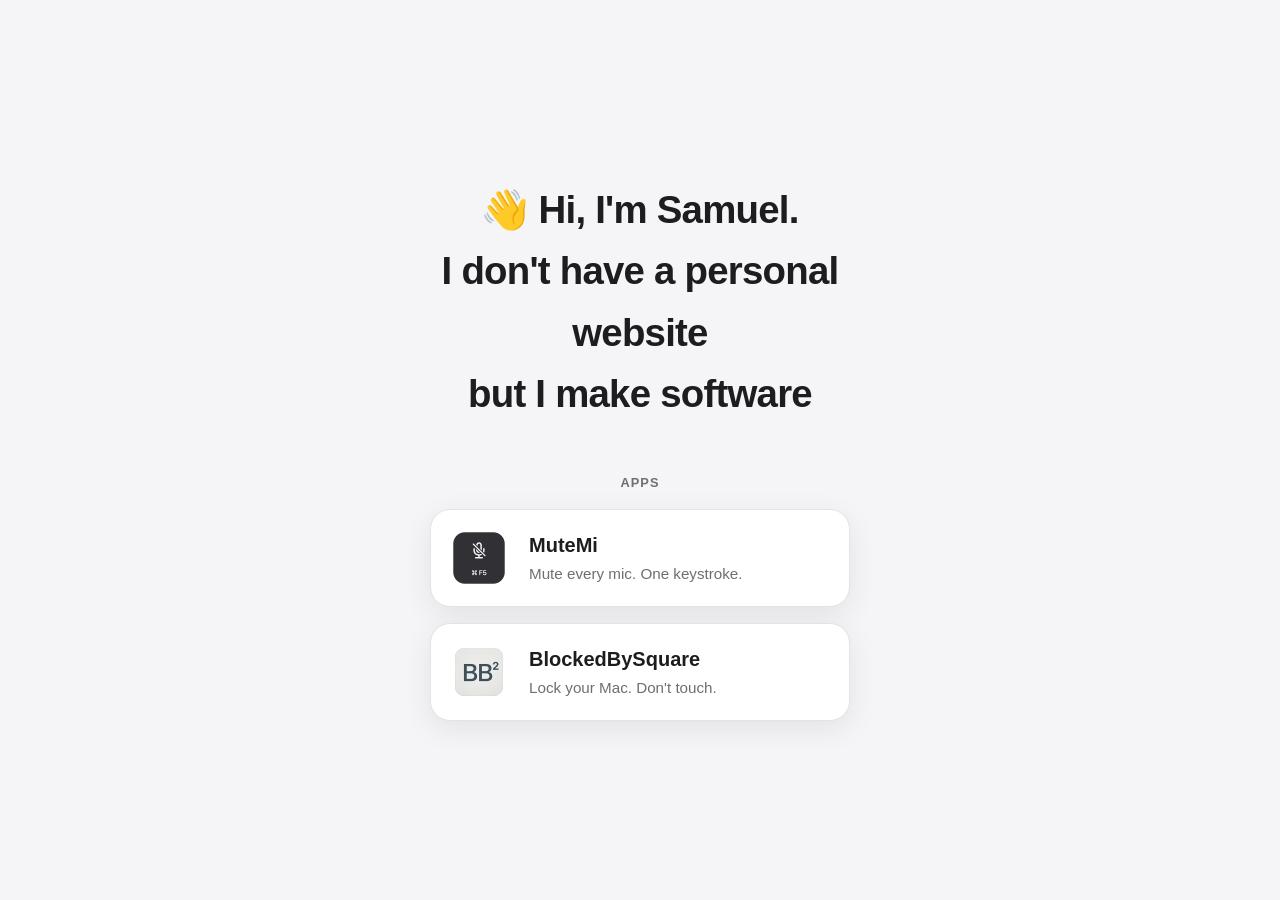
<file: index.html>
<!DOCTYPE html>
<html lang="en">

<head>
  <meta charset="UTF-8" />
  <meta name="viewport" content="width=device-width, initial-scale=1.0" />
  <title>Samuel</title>
  <meta name="description" content="Hi, I'm Samuel. I don't have a personal website but I make software." />
  <link rel="icon" type="image/png" href="mutemi-app/logo.png" />
  <link rel="stylesheet" href="shared/shared.css" />
  <link rel="stylesheet" href="home.css" />
</head>

<body>
  <section class="intro">
    <h1>
      👋 Hi, I'm Samuel.
      <br />
      I don't have a personal website
      <br />
      but I make software
    </h1>
  </section>

  <section class="apps">
    <p class="apps-label">Apps</p>
    <a class="app-card" href="mutemi-app/">
      <img src="mutemi-app/logo.png" alt="MuteMi app icon" width="64" height="64" />
      <span>
        <span class="app-card__name">MuteMi</span><br />
        <span class="app-card__tagline">Mute every mic. One keystroke.</span>
      </span>
    </a>
    <a class="app-card" href="blocked-by-square/">
      <img src="blocked-by-square/logo.png" alt="BlockedBySquare app icon" width="64" height="64" />
      <span>
        <span class="app-card__name">BlockedBySquare</span><br />
        <span class="app-card__tagline">Lock your Mac. Don't touch.</span>
      </span>
    </a>
  </section>
</body>

</html>
</file>
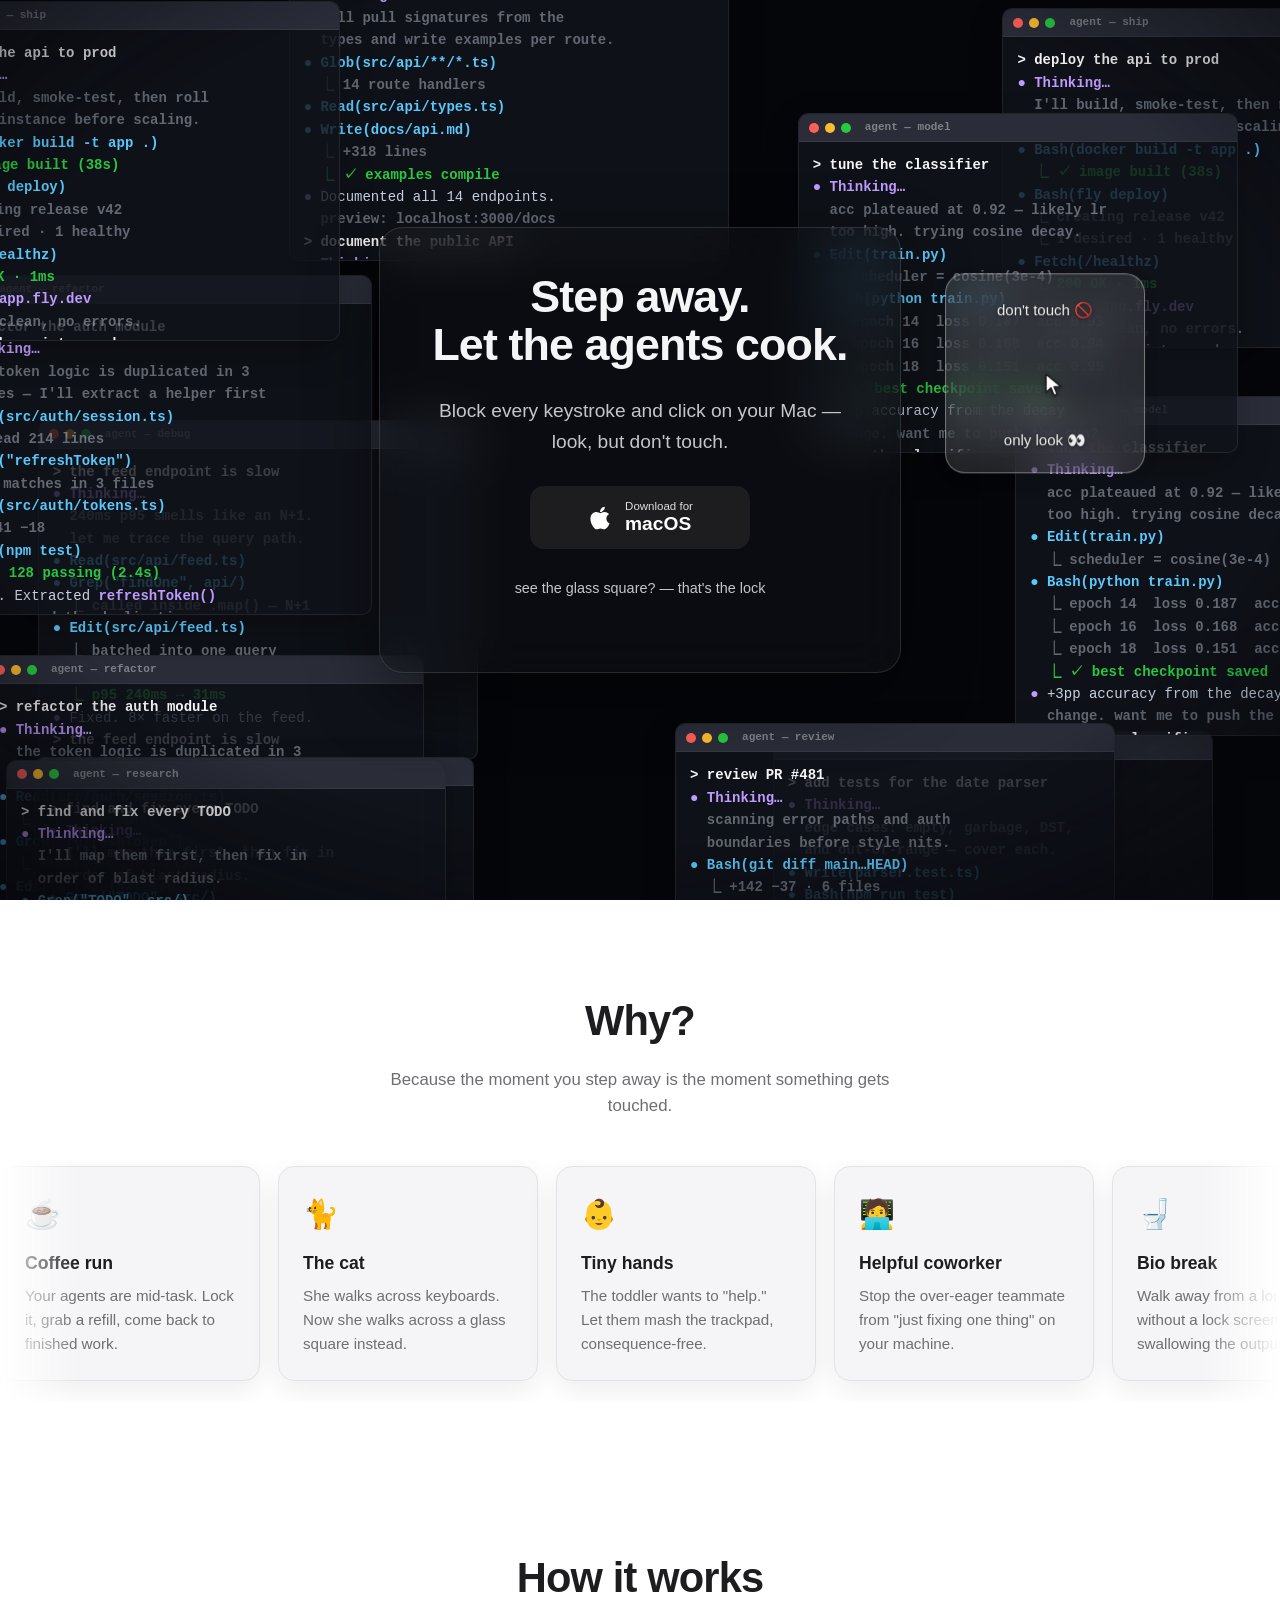
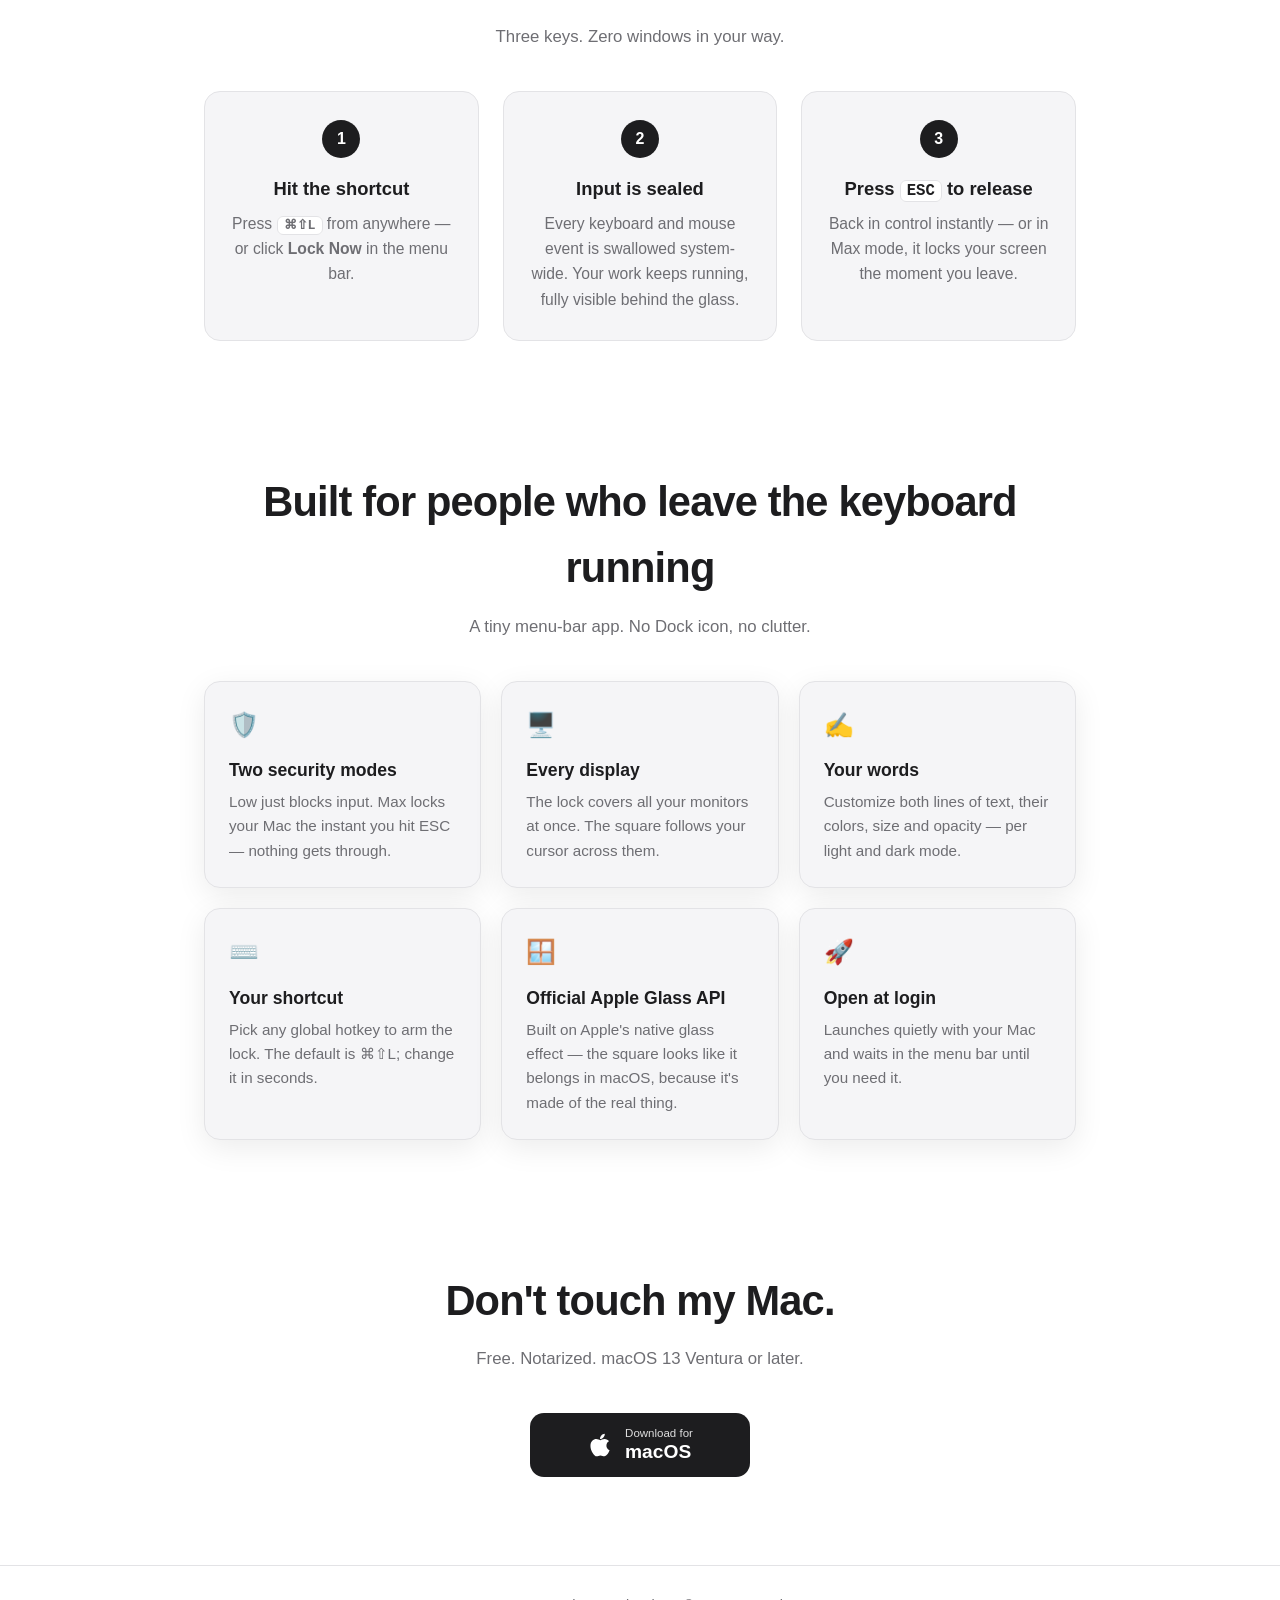
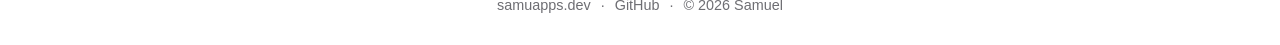
<file: blocked-by-square/index.html>
<!DOCTYPE html>
<html lang="en">

<head>
  <meta charset="UTF-8" />
  <meta name="viewport" content="width=device-width, initial-scale=1.0" />
  <title>BlockedBySquare — Lock your Mac. Don't touch.</title>
  <meta name="description" content="Step away. Let the agents cook. A glowing glass square blocks all keyboard and mouse input on your Mac — so people can look, but not touch." />
  <link rel="icon" type="image/png" href="logo.png" />
  <link rel="stylesheet" href="../shared/shared.css" />
  <link rel="stylesheet" href="style.css" />
  <script src="../shared/components.js" defer></script>
</head>

<body>
  <!-- ---------------- HERO ---------------- -->
  <header class="hero" id="hero">
    <!-- terminals are generated + randomly placed by square.js -->
    <div class="terminal-wall" id="wall" aria-hidden="true"></div>

    <!-- the glass square that follows the cursor -->
    <div class="glass-square" id="square" aria-hidden="true">
      <div class="glass-square__text" id="sq-top">don't touch 🚫</div>
      <div class="glass-square__text" id="sq-bottom">only look 👀</div>
    </div>

    <div class="hero__content">
      <h1>Step away.<br />Let the agents cook.</h1>
      <p>Block every keystroke and click on your Mac — look, but don't touch.</p>
      <div class="store-buttons">
        <store-button href="https://github.com/samuthekid/blocked_by_square/releases/latest" note="Download for"
          cta="macOS"></store-button>
      </div>
      <p class="hero__hint">see the glass square? — that's the lock</p>
    </div>
  </header>

  <main>
    <!-- ---------------- WHY? ---------------- -->
    <section class="why">
      <h2>Why?</h2>
      <p class="section-sub">Because the moment you step away is the moment something gets touched.</p>
      <div class="why-track">
        <div class="why-row" id="why-row">
          <div class="why-card card"><span class="emoji">☕</span>
            <h3>Coffee run</h3>
            <p>Your agents are mid-task. Lock it, grab a refill, come back to finished work.</p>
          </div>
          <div class="why-card card"><span class="emoji">🐈</span>
            <h3>The cat</h3>
            <p>She walks across keyboards. Now she walks across a glass square instead.</p>
          </div>
          <div class="why-card card"><span class="emoji">👶</span>
            <h3>Tiny hands</h3>
            <p>The toddler wants to "help." Let them mash the trackpad, consequence-free.</p>
          </div>
          <div class="why-card card"><span class="emoji">🧑‍💻</span>
            <h3>Helpful coworker</h3>
            <p>Stop the over-eager teammate from "just fixing one thing" on your machine.</p>
          </div>
          <div class="why-card card"><span class="emoji">🚽</span>
            <h3>Bio break</h3>
            <p>Walk away from a long run without a lock screen swallowing the output.</p>
          </div>
          <div class="why-card card"><span class="emoji">🎥</span>
            <h3>Screen sharing</h3>
            <p>Present live logs and agents without anyone — including you — fat-fingering input.</p>
          </div>
          <div class="why-card card"><span class="emoji">🏢</span>
            <h3>Hot desk</h3>
            <p>Mark your machine "in use, hands off" while you're in a meeting nearby.</p>
          </div>
          <div class="why-card card"><span class="emoji">😈</span>
            <h3>Petty revenge</h3>
            <p>Hand your laptop to the friend who rearranges your icons. Good luck.</p>
          </div>
        </div>
      </div>
    </section>

    <!-- ---------------- HOW IT WORKS ---------------- -->
    <section class="how">
      <h2>How it works</h2>
      <p class="section-sub">Three keys. Zero windows in your way.</p>
      <div class="steps">
        <div class="step">
          <span class="step__num">1</span>
          <h3>Hit the shortcut</h3>
          <p>Press <kbd>⌘⇧L</kbd> from anywhere — or click <strong>Lock Now</strong> in the menu bar.</p>
        </div>
        <div class="step">
          <span class="step__num">2</span>
          <h3>Input is sealed</h3>
          <p>Every keyboard and mouse event is swallowed system-wide. Your work keeps running, fully visible behind the glass.</p>
        </div>
        <div class="step">
          <span class="step__num">3</span>
          <h3>Press <kbd>ESC</kbd> to release</h3>
          <p>Back in control instantly — or in Max mode, it locks your screen the moment you leave.</p>
        </div>
      </div>
    </section>

    <!-- ---------------- FEATURES ---------------- -->
    <section class="features">
      <h2>Built for people who leave the keyboard running</h2>
      <p class="section-sub">A tiny menu-bar app. No Dock icon, no clutter.</p>
      <div class="feature-grid">
        <div class="feature card">
          <span class="emoji">🛡️</span>
          <h3>Two security modes</h3>
          <p>Low just blocks input. Max locks your Mac the instant you hit ESC — nothing gets through.</p>
        </div>
        <div class="feature card">
          <span class="emoji">🖥️</span>
          <h3>Every display</h3>
          <p>The lock covers all your monitors at once. The square follows your cursor across them.</p>
        </div>
        <div class="feature card">
          <span class="emoji">✍️</span>
          <h3>Your words</h3>
          <p>Customize both lines of text, their colors, size and opacity — per light and dark mode.</p>
        </div>
        <div class="feature card">
          <span class="emoji">⌨️</span>
          <h3>Your shortcut</h3>
          <p>Pick any global hotkey to arm the lock. The default is ⌘⇧L; change it in seconds.</p>
        </div>
        <div class="feature card">
          <span class="emoji">🪟</span>
          <h3>Official Apple Glass API</h3>
          <p>Built on Apple's native glass effect — the square looks like it belongs in macOS, because it's made of the real thing.</p>
        </div>
        <div class="feature card">
          <span class="emoji">🚀</span>
          <h3>Open at login</h3>
          <p>Launches quietly with your Mac and waits in the menu bar until you need it.</p>
        </div>
      </div>
    </section>

    <!-- ---------------- DOWNLOAD CTA ---------------- -->
    <section class="cta">
      <h2>Don't touch my Mac.</h2>
      <p class="section-sub">Free. Notarized. macOS 13 Ventura or later.</p>
      <div class="store-buttons">
        <store-button href="https://github.com/samuthekid/blocked_by_square/releases/latest" note="Download for"
          cta="macOS"></store-button>
      </div>
    </section>
  </main>

  <site-footer link-href="https://github.com/samuthekid/blocked_by_square" link-text="GitHub"></site-footer>

  <script src="square.js"></script>
</body>

</html>
</file>
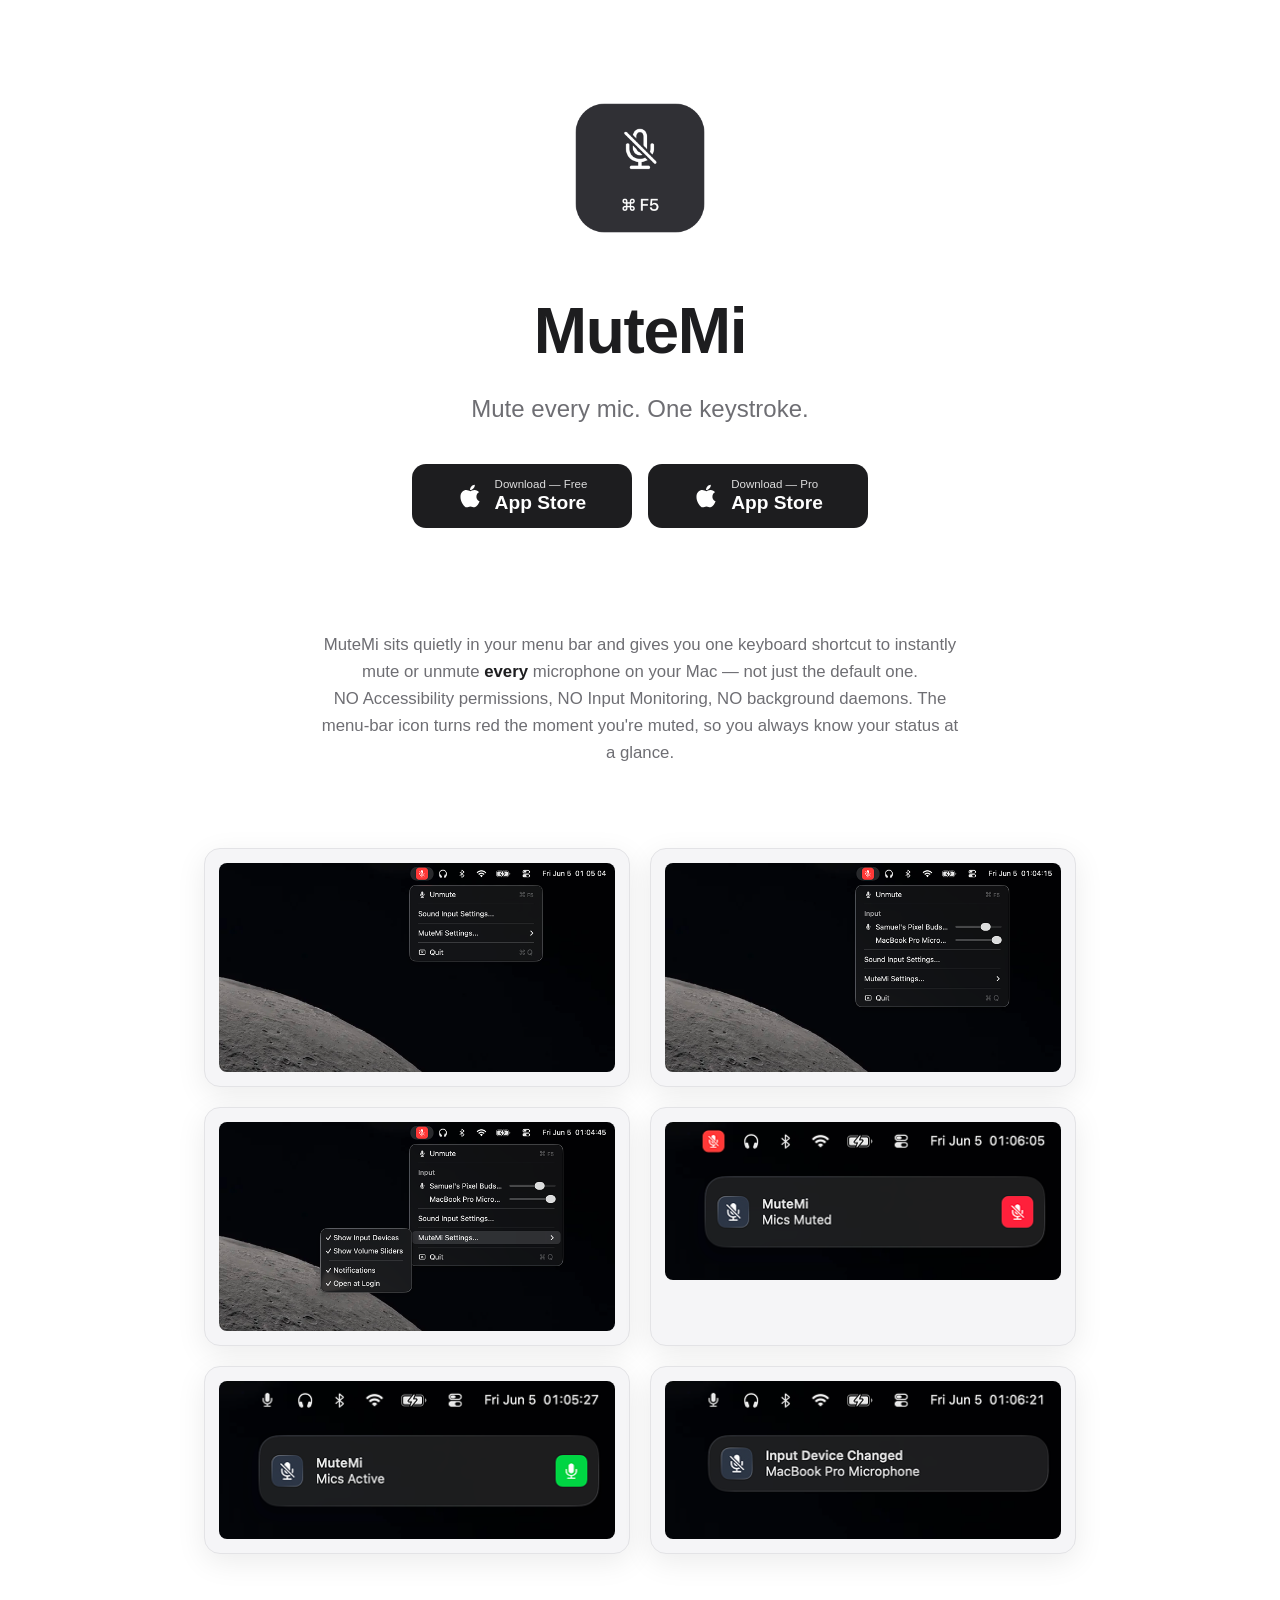
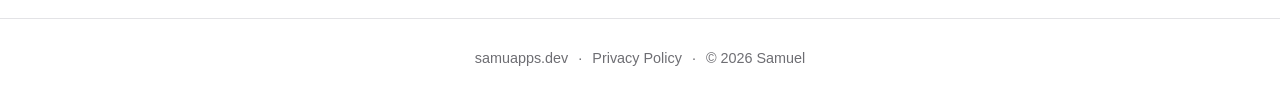
<file: mutemi-app/index.html>
<!DOCTYPE html>
<html lang="en">

<head>
  <meta charset="UTF-8" />
  <meta name="viewport" content="width=device-width, initial-scale=1.0" />
  <title>MuteMi — Mute every mic. One keystroke.</title>
  <meta name="description"
    content="MuteMi is a macOS menu-bar app that mutes every microphone on your Mac with a single keyboard shortcut. No permissions hassle. 100% offline." />
  <link rel="icon" type="image/png" href="logo.png" />
  <link rel="stylesheet" href="../shared/shared.css" />
  <link rel="stylesheet" href="style.css" />
  <script src="../shared/components.js" defer></script>
</head>

<body>
  <main>
    <section class="hero">
      <img class="logo" src="logo.png" alt="MuteMi app icon" width="160" height="160" />
      <h1>MuteMi</h1>
      <p class="tagline">Mute every mic. One keystroke.</p>

      <div class="store-buttons">
        <!-- TODO: replace #FREE_APP_URL with the real App Store link for the Free app -->
        <store-button href="#FREE_APP_URL" note="Download — Free" cta="App Store"></store-button>
        <!-- TODO: replace #PAID_APP_URL with the real App Store link for the Pro (paid) app -->
        <store-button href="#PAID_APP_URL" note="Download — Pro" cta="App Store"></store-button>
      </div>
    </section>

    <section class="features">
      <p>
        MuteMi sits quietly in your menu bar and gives you one keyboard shortcut
        to instantly mute or unmute <strong>every</strong> microphone on your
        Mac — not just the default one.
        <br />
        NO Accessibility permissions, NO Input
        Monitoring, NO background daemons. The menu-bar icon turns red the moment
        you're muted, so you always know your status at a glance.
      </p>
    </section>

    <section class="gallery">
      <figure class="card"><img src="images/minimal-small.png" alt="MuteMi minimal menu bar view" loading="lazy" /></figure>
      <figure class="card"><img src="images/list-small.png" alt="List of connected microphones" loading="lazy" /></figure>
      <figure class="card"><img src="images/options-small.png" alt="Per-device volume sliders and options" loading="lazy" /></figure>
      <figure class="card"><img src="images/notif_muted-small.png" alt="Muted notification" loading="lazy" /></figure>
      <figure class="card"><img src="images/notif_avail-small.png" alt="Microphone available notification" loading="lazy" /></figure>
      <figure class="card"><img src="images/notif_change_device-small.png" alt="Device changed notification" loading="lazy" />
      </figure>
    </section>
  </main>

  <site-footer link-href="privacy.html" link-text="Privacy Policy"></site-footer>

  <script src="viewer.js" defer></script>
</body>

</html>
</file>
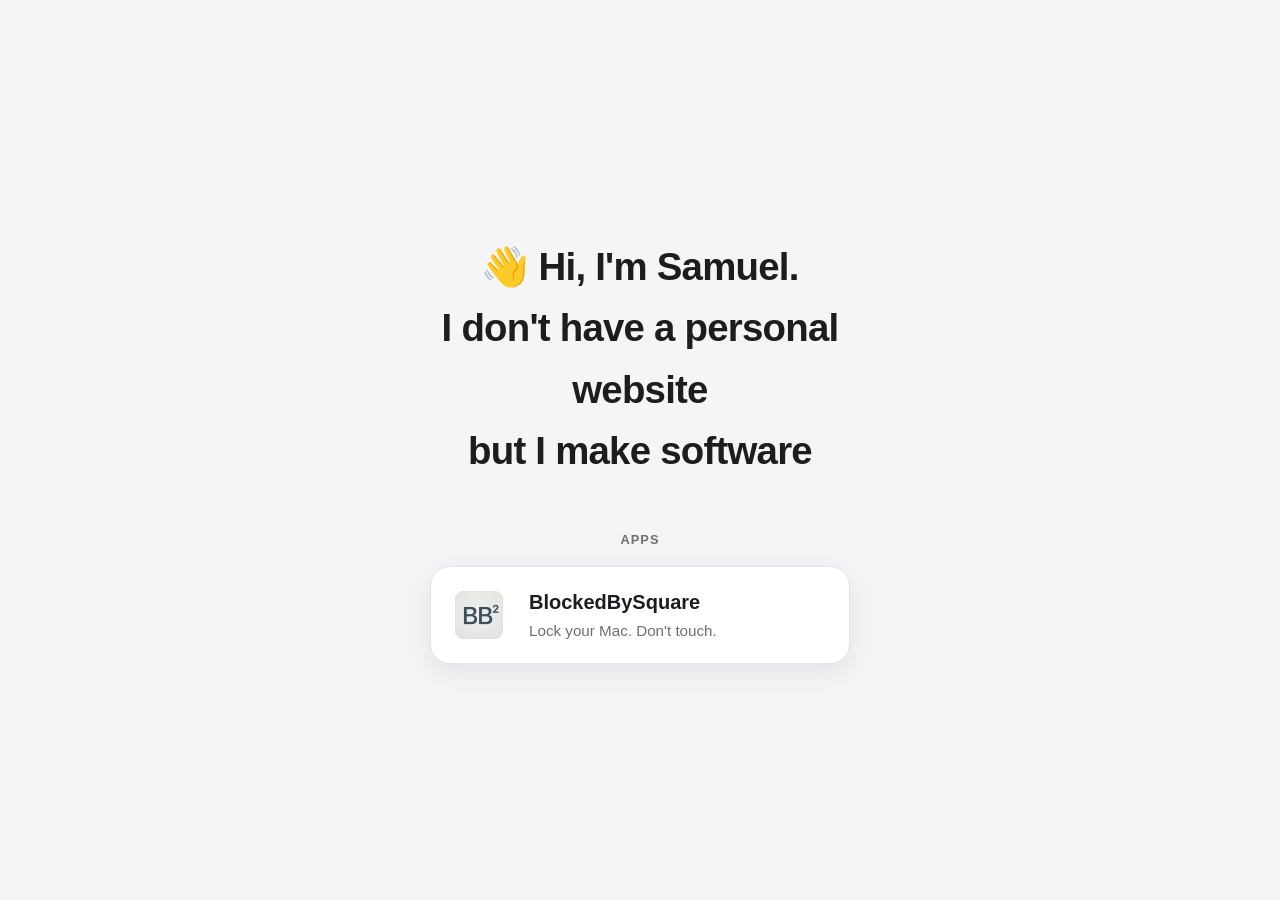
<file: public/index.html>
<!DOCTYPE html>
<html lang="en">

<head>
  <meta charset="UTF-8" />
  <meta name="viewport" content="width=device-width, initial-scale=1.0" />
  <title>Samuel</title>
  <meta name="description" content="Hi, I'm Samuel. I don't have a personal website but I make software." />
  <meta property="og:type" content="website" />
  <meta property="og:title" content="Samuel" />
  <meta property="og:description" content="Hi, I'm Samuel. I don't have a personal website but I make software." />
  <meta property="og:url" content="https://samuapps.dev/" />
  <meta name="twitter:card" content="summary" />
  <link rel="stylesheet" href="shared/shared.css" />
  <link rel="stylesheet" href="home.css" />
</head>

<body>
  <section class="intro">
    <h1>
      👋 Hi, I'm Samuel.
      <br />
      I don't have a personal website
      <br />
      but I make software
    </h1>
  </section>

  <section class="apps">
    <p class="apps-label">Apps</p>
    <!-- MuteMi: hidden until the App Store release
    <a class="app-card" href="mutemi-app/">
      <img src="mutemi-app/logo.png" alt="MuteMi app icon" width="64" height="64" />
      <span>
        <span class="app-card__name">MuteMi</span><br />
        <span class="app-card__tagline">Mute every mic. One keystroke.</span>
      </span>
    </a>
    -->
    <a class="app-card" href="blocked-by-square/">
      <img src="blocked-by-square/logo.png" alt="BlockedBySquare app icon" width="64" height="64" />
      <span>
        <span class="app-card__name">BlockedBySquare</span><br />
        <span class="app-card__tagline">Lock your Mac. Don't touch.</span>
      </span>
    </a>
  </section>
</body>

</html>
</file>
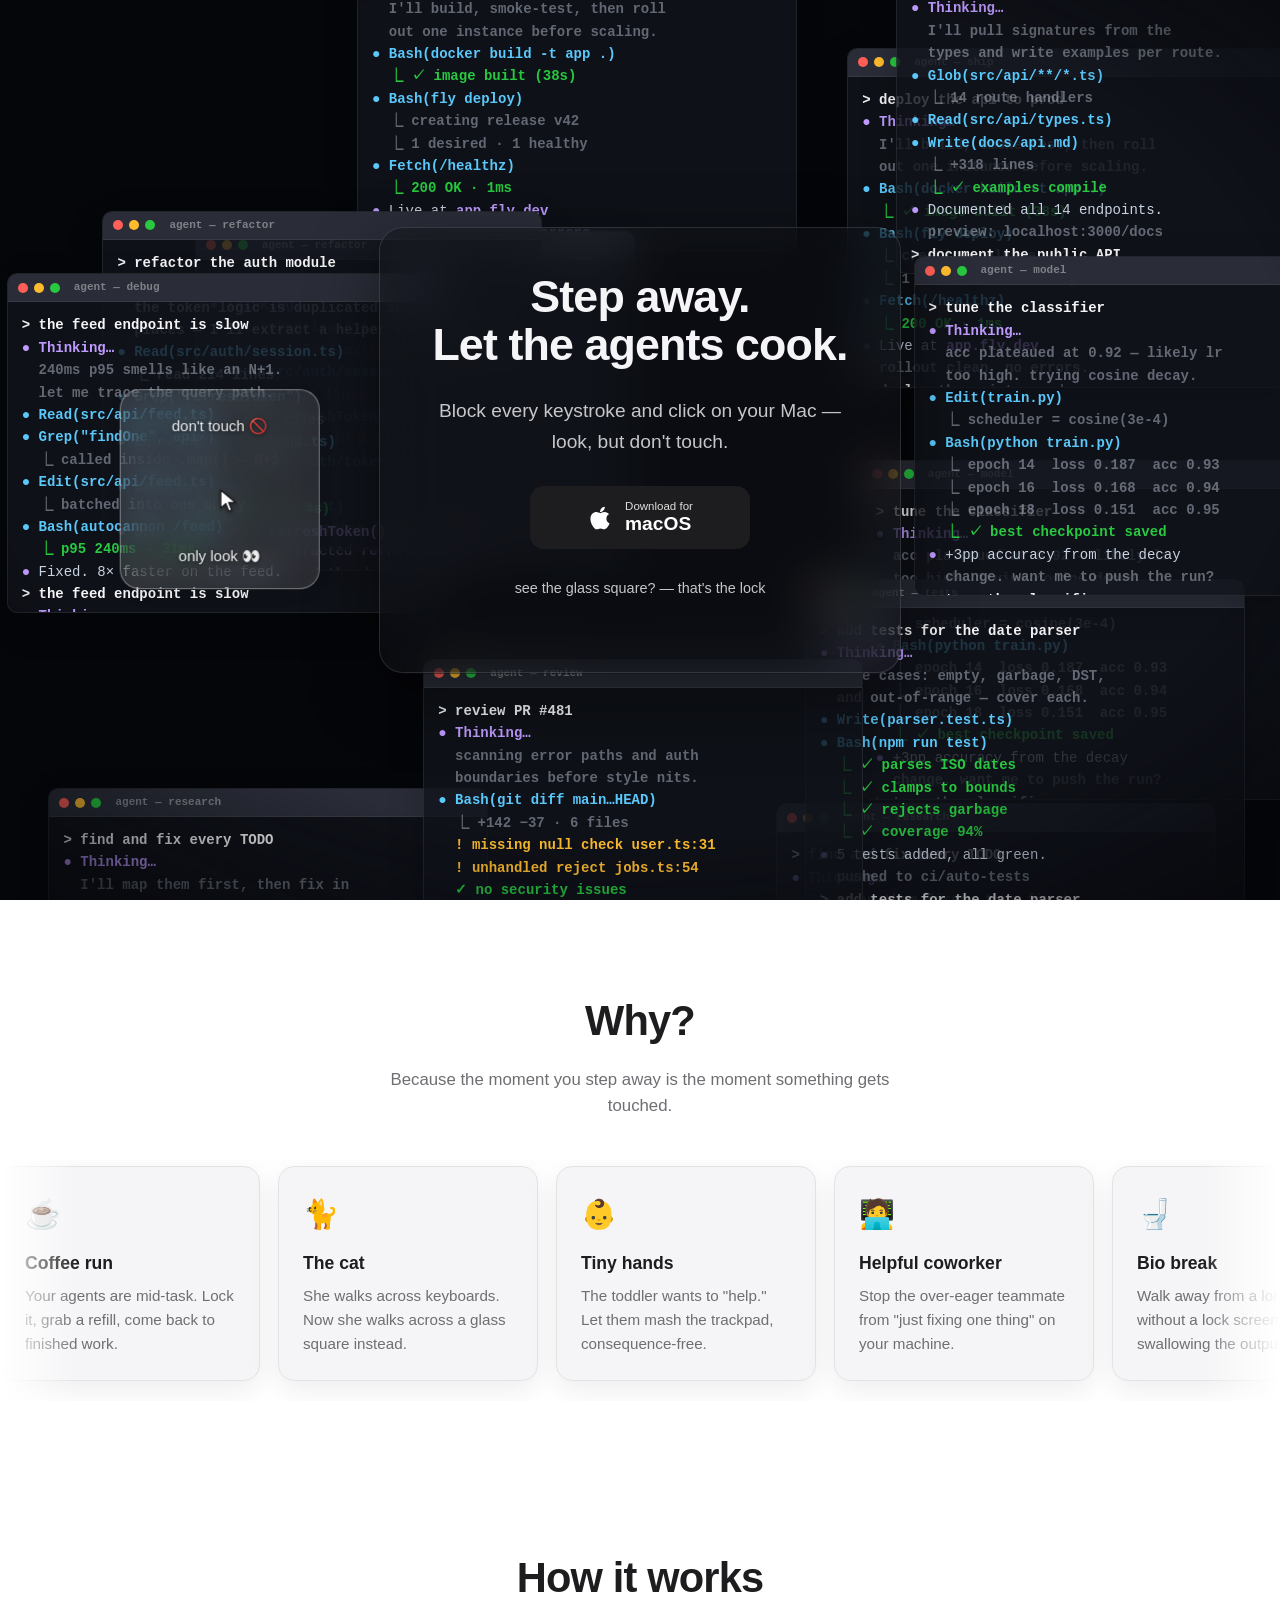
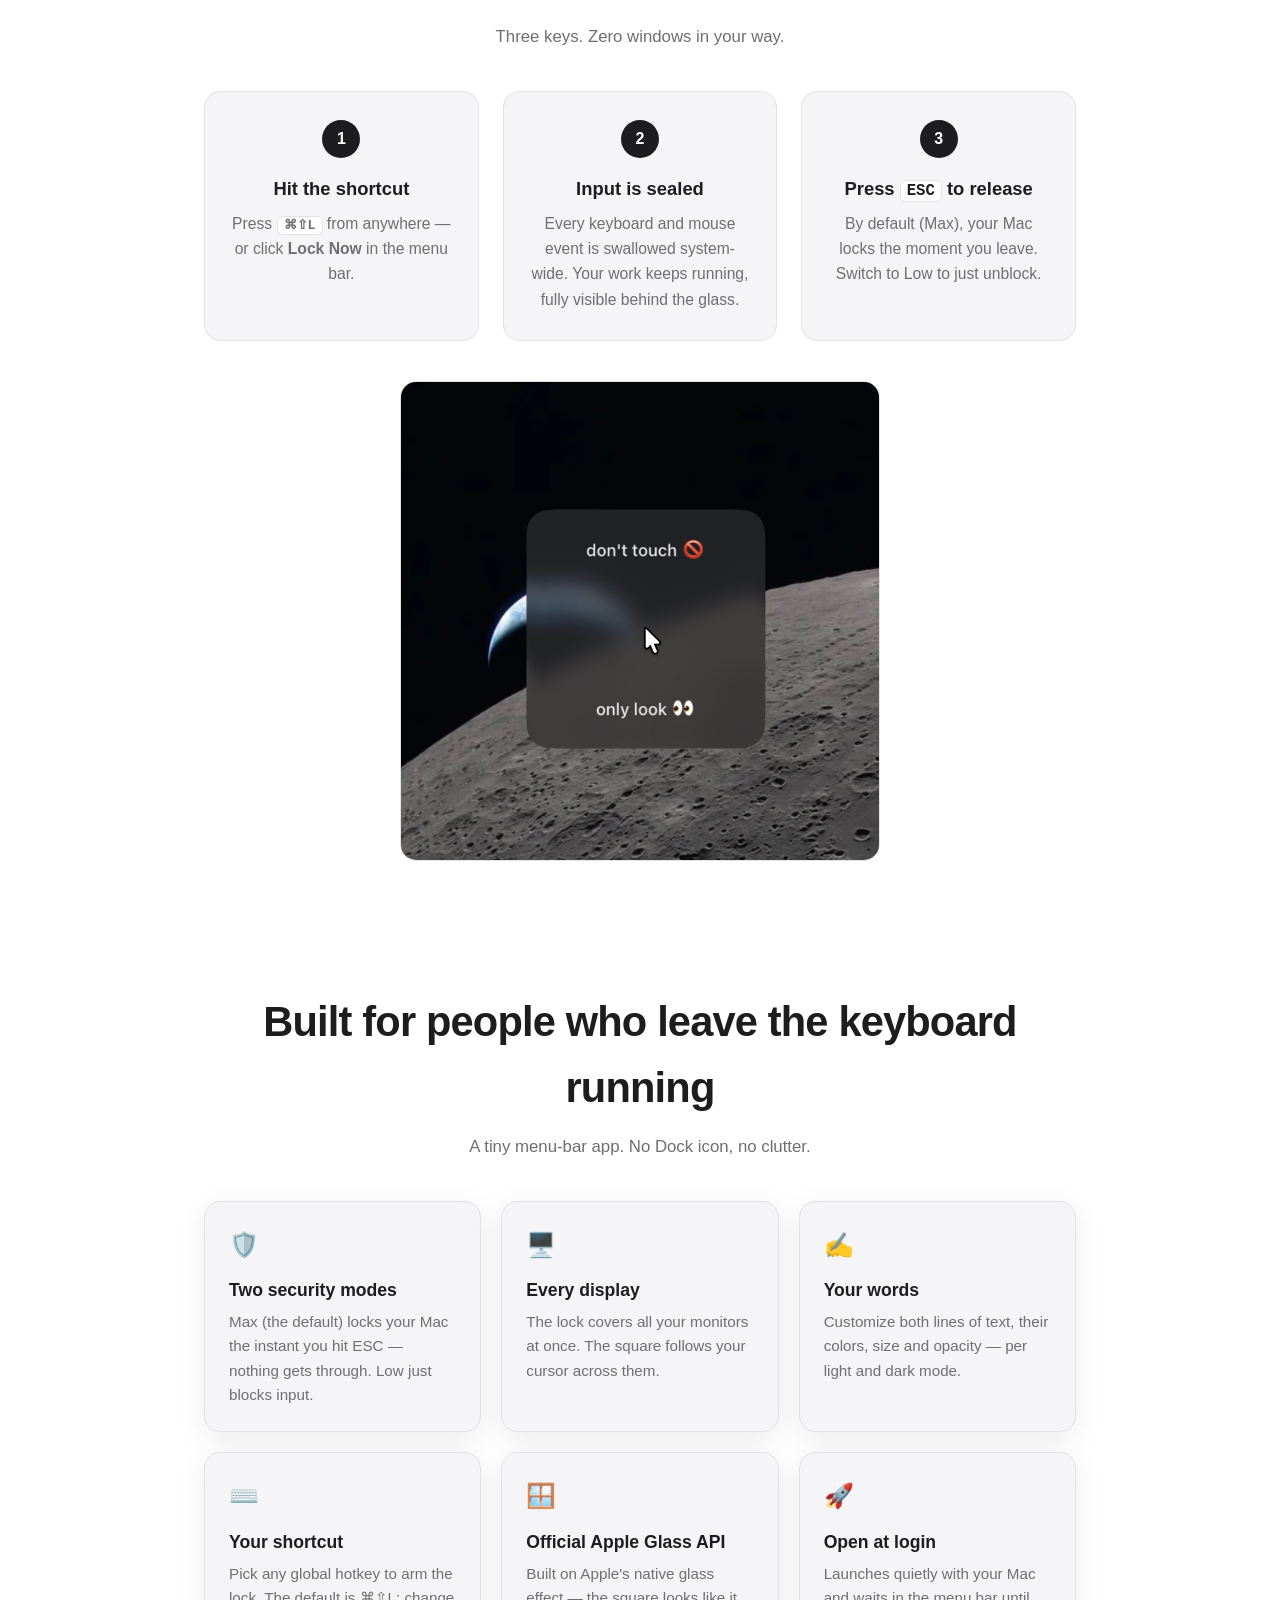
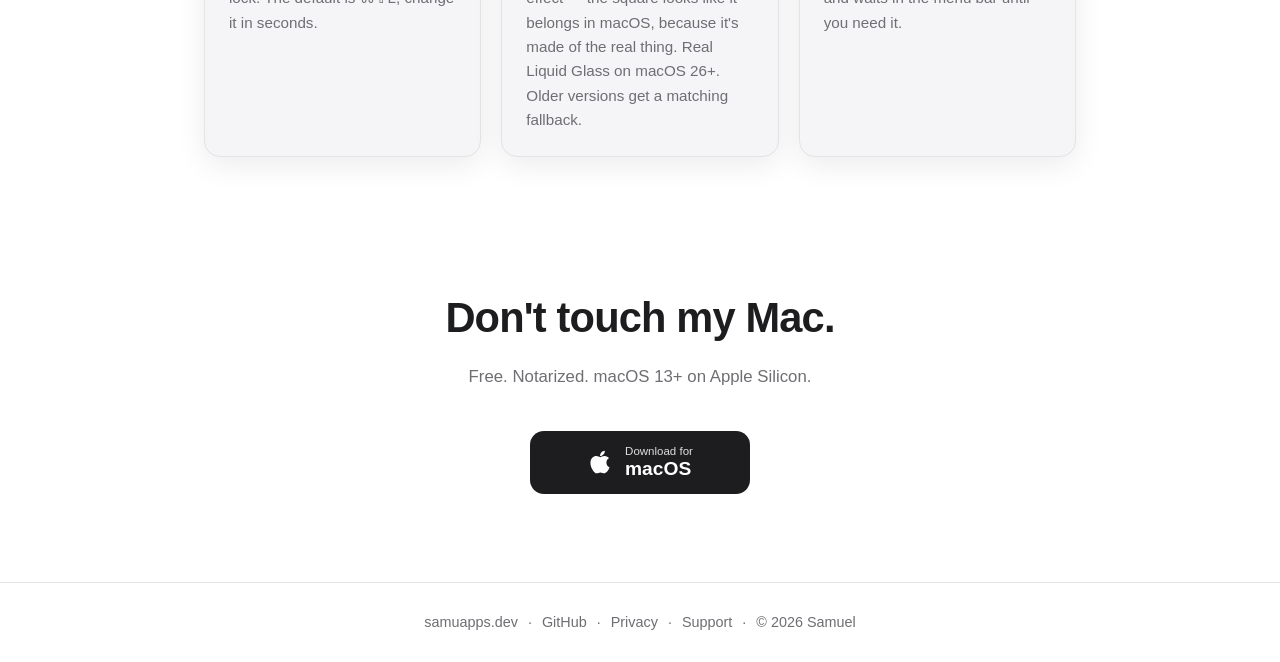
<file: public/blocked-by-square/index.html>
<!DOCTYPE html>
<html lang="en">

<head>
  <meta charset="UTF-8" />
  <meta name="viewport" content="width=device-width, initial-scale=1.0" />
  <title>BlockedBySquare — Lock your Mac. Don't touch.</title>
  <meta name="description" content="Step away. Let the agents cook. A glowing glass square blocks all keyboard and mouse input on your Mac — so people can look, but not touch." />
  <link rel="icon" type="image/png" href="logo.png" />
  <meta property="og:type" content="website" />
  <meta property="og:title" content="BlockedBySquare — Lock your Mac. Don't touch." />
  <meta property="og:description" content="A glass square blocks all keyboard and mouse input on your Mac. People can look, but not touch." />
  <meta property="og:url" content="https://samuapps.dev/blocked-by-square/" />
  <meta property="og:image" content="https://samuapps.dev/blocked-by-square/demo.jpg" />
  <meta name="twitter:card" content="summary" />
  <link rel="stylesheet" href="../shared/shared.css" />
  <link rel="stylesheet" href="style.css" />
  <script src="../shared/components.js" defer></script>
</head>

<body>
  <!-- ---------------- HERO ---------------- -->
  <header class="hero" id="hero">
    <!-- terminals are generated + randomly placed by square.js -->
    <div class="terminal-wall" id="wall" aria-hidden="true"></div>

    <!-- the glass square that follows the cursor -->
    <div class="glass-square" id="square" aria-hidden="true">
      <div class="glass-square__text" id="sq-top">don't touch 🚫</div>
      <div class="glass-square__text" id="sq-bottom">only look 👀</div>
    </div>

    <div class="hero__content">
      <h1>Step away.<br />Let the agents cook.</h1>
      <p>Block every keystroke and click on your Mac — look, but don't touch.</p>
      <div class="store-buttons">
        <store-button href="https://github.com/samuthekid/blocked_by_square/releases/latest" note="Download for"
          cta="macOS"></store-button>
      </div>
      <p class="hero__hint">see the glass square? — that's the lock</p>
    </div>
  </header>

  <main>
    <!-- ---------------- WHY? ---------------- -->
    <section class="why">
      <h2>Why?</h2>
      <p class="section-sub">Because the moment you step away is the moment something gets touched.</p>
      <div class="why-track">
        <div class="why-row" id="why-row">
          <div class="why-card card"><span class="emoji">☕</span>
            <h3>Coffee run</h3>
            <p>Your agents are mid-task. Lock it, grab a refill, come back to finished work.</p>
          </div>
          <div class="why-card card"><span class="emoji">🐈</span>
            <h3>The cat</h3>
            <p>She walks across keyboards. Now she walks across a glass square instead.</p>
          </div>
          <div class="why-card card"><span class="emoji">👶</span>
            <h3>Tiny hands</h3>
            <p>The toddler wants to "help." Let them mash the trackpad, consequence-free.</p>
          </div>
          <div class="why-card card"><span class="emoji">🧑‍💻</span>
            <h3>Helpful coworker</h3>
            <p>Stop the over-eager teammate from "just fixing one thing" on your machine.</p>
          </div>
          <div class="why-card card"><span class="emoji">🚽</span>
            <h3>Bio break</h3>
            <p>Walk away from a long run without a lock screen swallowing the output.</p>
          </div>
          <div class="why-card card"><span class="emoji">🎥</span>
            <h3>Screen sharing</h3>
            <p>Present live logs and agents without anyone — including you — fat-fingering input.</p>
          </div>
          <div class="why-card card"><span class="emoji">🏢</span>
            <h3>Hot desk</h3>
            <p>Mark your machine "in use, hands off" while you're in a meeting nearby.</p>
          </div>
          <div class="why-card card"><span class="emoji">😈</span>
            <h3>Petty revenge</h3>
            <p>Hand your laptop to the friend who rearranges your icons. Good luck.</p>
          </div>
        </div>
      </div>
    </section>

    <!-- ---------------- HOW IT WORKS ---------------- -->
    <section class="how">
      <h2>How it works</h2>
      <p class="section-sub">Three keys. Zero windows in your way.</p>
      <div class="steps">
        <div class="step">
          <span class="step__num">1</span>
          <h3>Hit the shortcut</h3>
          <p>Press <kbd>⌘⇧L</kbd> from anywhere — or click <strong>Lock Now</strong> in the menu bar.</p>
        </div>
        <div class="step">
          <span class="step__num">2</span>
          <h3>Input is sealed</h3>
          <p>Every keyboard and mouse event is swallowed system-wide. Your work keeps running, fully visible behind the glass.</p>
        </div>
        <div class="step">
          <span class="step__num">3</span>
          <h3>Press <kbd>ESC</kbd> to release</h3>
          <p>By default (Max), your Mac locks the moment you leave. Switch to Low to just unblock.</p>
        </div>
      </div>
      <figure class="demo">
        <img src="demo.jpg" width="800" height="800" loading="lazy"
          alt="The glass square over a Mac desktop, with the cursor inside it and the text: don't touch, only look." />
      </figure>
    </section>

    <!-- ---------------- FEATURES ---------------- -->
    <section class="features">
      <h2>Built for people who leave the keyboard running</h2>
      <p class="section-sub">A tiny menu-bar app. No Dock icon, no clutter.</p>
      <div class="feature-grid">
        <div class="feature card">
          <span class="emoji">🛡️</span>
          <h3>Two security modes</h3>
          <p>Max (the default) locks your Mac the instant you hit ESC — nothing gets through. Low just blocks input.</p>
        </div>
        <div class="feature card">
          <span class="emoji">🖥️</span>
          <h3>Every display</h3>
          <p>The lock covers all your monitors at once. The square follows your cursor across them.</p>
        </div>
        <div class="feature card">
          <span class="emoji">✍️</span>
          <h3>Your words</h3>
          <p>Customize both lines of text, their colors, size and opacity — per light and dark mode.</p>
        </div>
        <div class="feature card">
          <span class="emoji">⌨️</span>
          <h3>Your shortcut</h3>
          <p>Pick any global hotkey to arm the lock. The default is ⌘⇧L; change it in seconds.</p>
        </div>
        <div class="feature card">
          <span class="emoji">🪟</span>
          <h3>Official Apple Glass API</h3>
          <p>Built on Apple's native glass effect — the square looks like it belongs in macOS, because it's made of the real thing. Real Liquid Glass on macOS 26+. Older versions get a matching fallback.</p>
        </div>
        <div class="feature card">
          <span class="emoji">🚀</span>
          <h3>Open at login</h3>
          <p>Launches quietly with your Mac and waits in the menu bar until you need it.</p>
        </div>
      </div>
    </section>

    <!-- ---------------- DOWNLOAD CTA ---------------- -->
    <section class="cta">
      <h2>Don't touch my Mac.</h2>
      <p class="section-sub">Free. Notarized. macOS 13+ on Apple Silicon.</p>
      <div class="store-buttons">
        <store-button href="https://github.com/samuthekid/blocked_by_square/releases/latest" note="Download for"
          cta="macOS"></store-button>
      </div>
    </section>
  </main>

  <site-footer>
    <a href="https://github.com/samuthekid/blocked_by_square">GitHub</a>
    <a href="privacy.html">Privacy</a>
    <a href="https://github.com/samuthekid/blocked_by_square/issues">Support</a>
  </site-footer>

  <script src="square.js"></script>
</body>

</html>
</file>
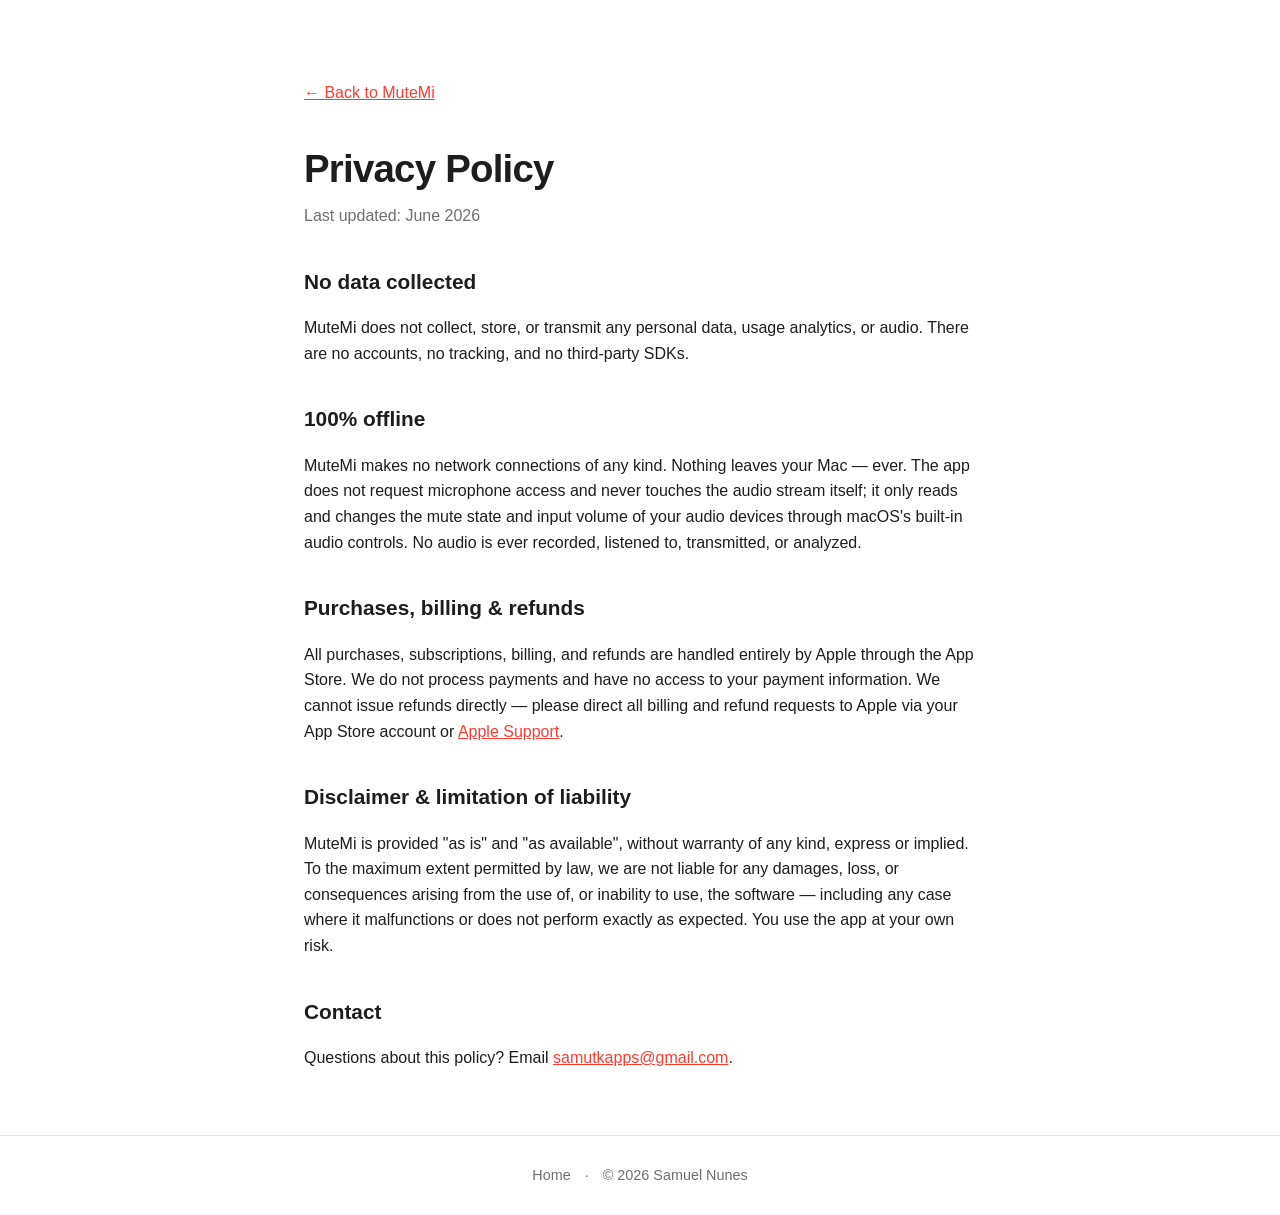
<file: privacy.html>
<!DOCTYPE html>
<html lang="en">
<head>
  <meta charset="UTF-8" />
  <meta name="viewport" content="width=device-width, initial-scale=1.0" />
  <title>Privacy Policy — MuteMi</title>
  <meta name="description" content="MuteMi collects no data and works 100% offline. Read the full privacy policy." />
  <link rel="icon" type="image/png" href="logo.png" />
  <link rel="stylesheet" href="style.css" />
</head>
<body>
  <main class="prose">
    <p class="back"><a href="index.html">← Back to MuteMi</a></p>

    <h1>Privacy Policy</h1>
    <p class="updated">Last updated: June 2026</p>

    <h2>No data collected</h2>
    <p>
      MuteMi does not collect, store, or transmit any personal data, usage
      analytics, or audio. There are no accounts, no tracking, and no
      third-party SDKs.
    </p>

    <h2>100% offline</h2>
    <p>
      MuteMi makes no network connections of any kind. Nothing leaves your Mac —
      ever. The app does not request microphone access and never touches the
      audio stream itself; it only reads and changes the mute state and input
      volume of your audio devices through macOS's built-in audio controls. No
      audio is ever recorded, listened to, transmitted, or analyzed.
    </p>

    <h2>Purchases, billing &amp; refunds</h2>
    <p>
      All purchases, subscriptions, billing, and refunds are handled entirely by
      Apple through the App Store. We do not process payments and have no access
      to your payment information. We cannot issue refunds directly — please
      direct all billing and refund requests to Apple via your App Store account
      or
      <a href="https://support.apple.com/billing" target="_blank" rel="noopener">Apple Support</a>.
    </p>

    <h2>Disclaimer &amp; limitation of liability</h2>
    <p>
      MuteMi is provided "as is" and "as available", without warranty of any
      kind, express or implied. To the maximum extent permitted by law, we are
      not liable for any damages, loss, or consequences arising from the use of,
      or inability to use, the software — including any case where it
      malfunctions or does not perform exactly as expected. You use the app at
      your own risk.
    </p>

    <h2>Contact</h2>
    <p>
      Questions about this policy? Email
      <a href="mailto:samutkapps@gmail.com">samutkapps@gmail.com</a>.
    </p>
  </main>

  <footer>
    <a href="index.html">Home</a>
    <span class="dot">·</span>
    <span>© 2026 Samuel Nunes</span>
  </footer>
</body>
</html>
</file>
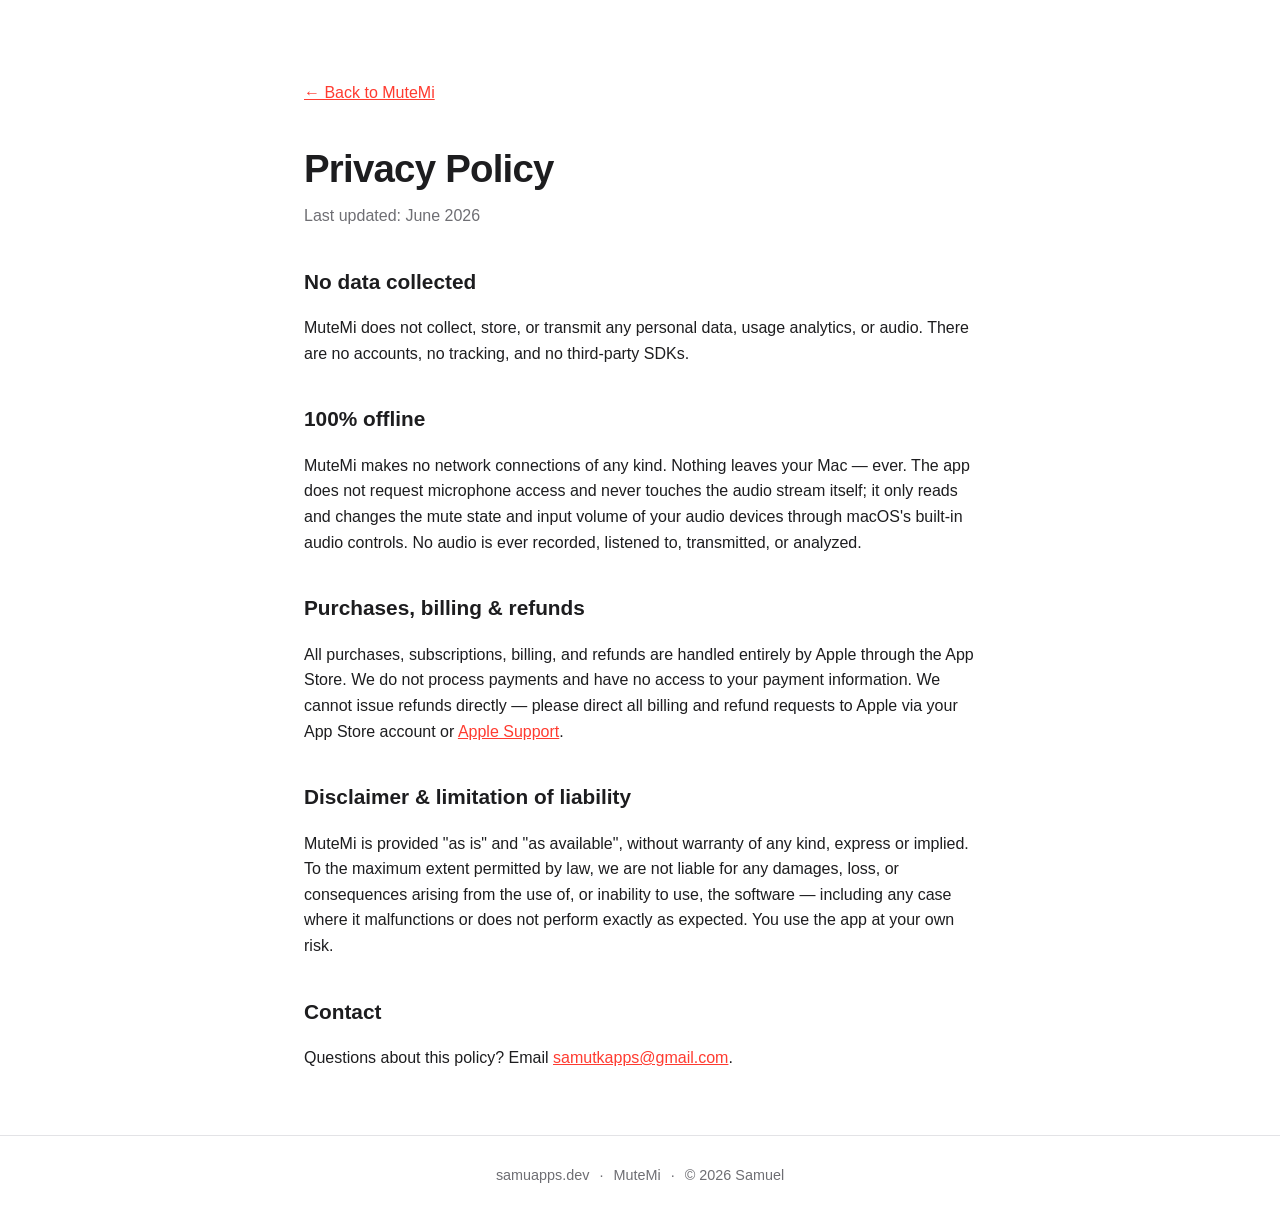
<file: mutemi-app/privacy.html>
<!DOCTYPE html>
<html lang="en">

<head>
  <meta charset="UTF-8" />
  <meta name="viewport" content="width=device-width, initial-scale=1.0" />
  <title>Privacy Policy — MuteMi</title>
  <meta name="description" content="MuteMi collects no data and works 100% offline. Read the full privacy policy." />
  <link rel="icon" type="image/png" href="logo.png" />
  <link rel="stylesheet" href="../shared/shared.css" />
  <link rel="stylesheet" href="style.css" />
  <script src="../shared/components.js" defer></script>
</head>

<body>
  <main class="prose">
    <p class="back"><a href="index.html">← Back to MuteMi</a></p>

    <h1>Privacy Policy</h1>
    <p class="updated">Last updated: June 2026</p>

    <h2>No data collected</h2>
    <p>
      MuteMi does not collect, store, or transmit any personal data, usage
      analytics, or audio. There are no accounts, no tracking, and no
      third-party SDKs.
    </p>

    <h2>100% offline</h2>
    <p>
      MuteMi makes no network connections of any kind. Nothing leaves your Mac —
      ever. The app does not request microphone access and never touches the
      audio stream itself; it only reads and changes the mute state and input
      volume of your audio devices through macOS's built-in audio controls. No
      audio is ever recorded, listened to, transmitted, or analyzed.
    </p>

    <h2>Purchases, billing &amp; refunds</h2>
    <p>
      All purchases, subscriptions, billing, and refunds are handled entirely by
      Apple through the App Store. We do not process payments and have no access
      to your payment information. We cannot issue refunds directly — please
      direct all billing and refund requests to Apple via your App Store account
      or
      <a href="https://support.apple.com/billing" target="_blank" rel="noopener">Apple Support</a>.
    </p>

    <h2>Disclaimer &amp; limitation of liability</h2>
    <p>
      MuteMi is provided "as is" and "as available", without warranty of any
      kind, express or implied. To the maximum extent permitted by law, we are
      not liable for any damages, loss, or consequences arising from the use of,
      or inability to use, the software — including any case where it
      malfunctions or does not perform exactly as expected. You use the app at
      your own risk.
    </p>

    <h2>Contact</h2>
    <p>
      Questions about this policy? Email
      <a href="mailto:samutkapps@gmail.com">samutkapps@gmail.com</a>.
    </p>
  </main>

  <site-footer link-href="index.html" link-text="MuteMi"></site-footer>
</body>

</html>
</file>
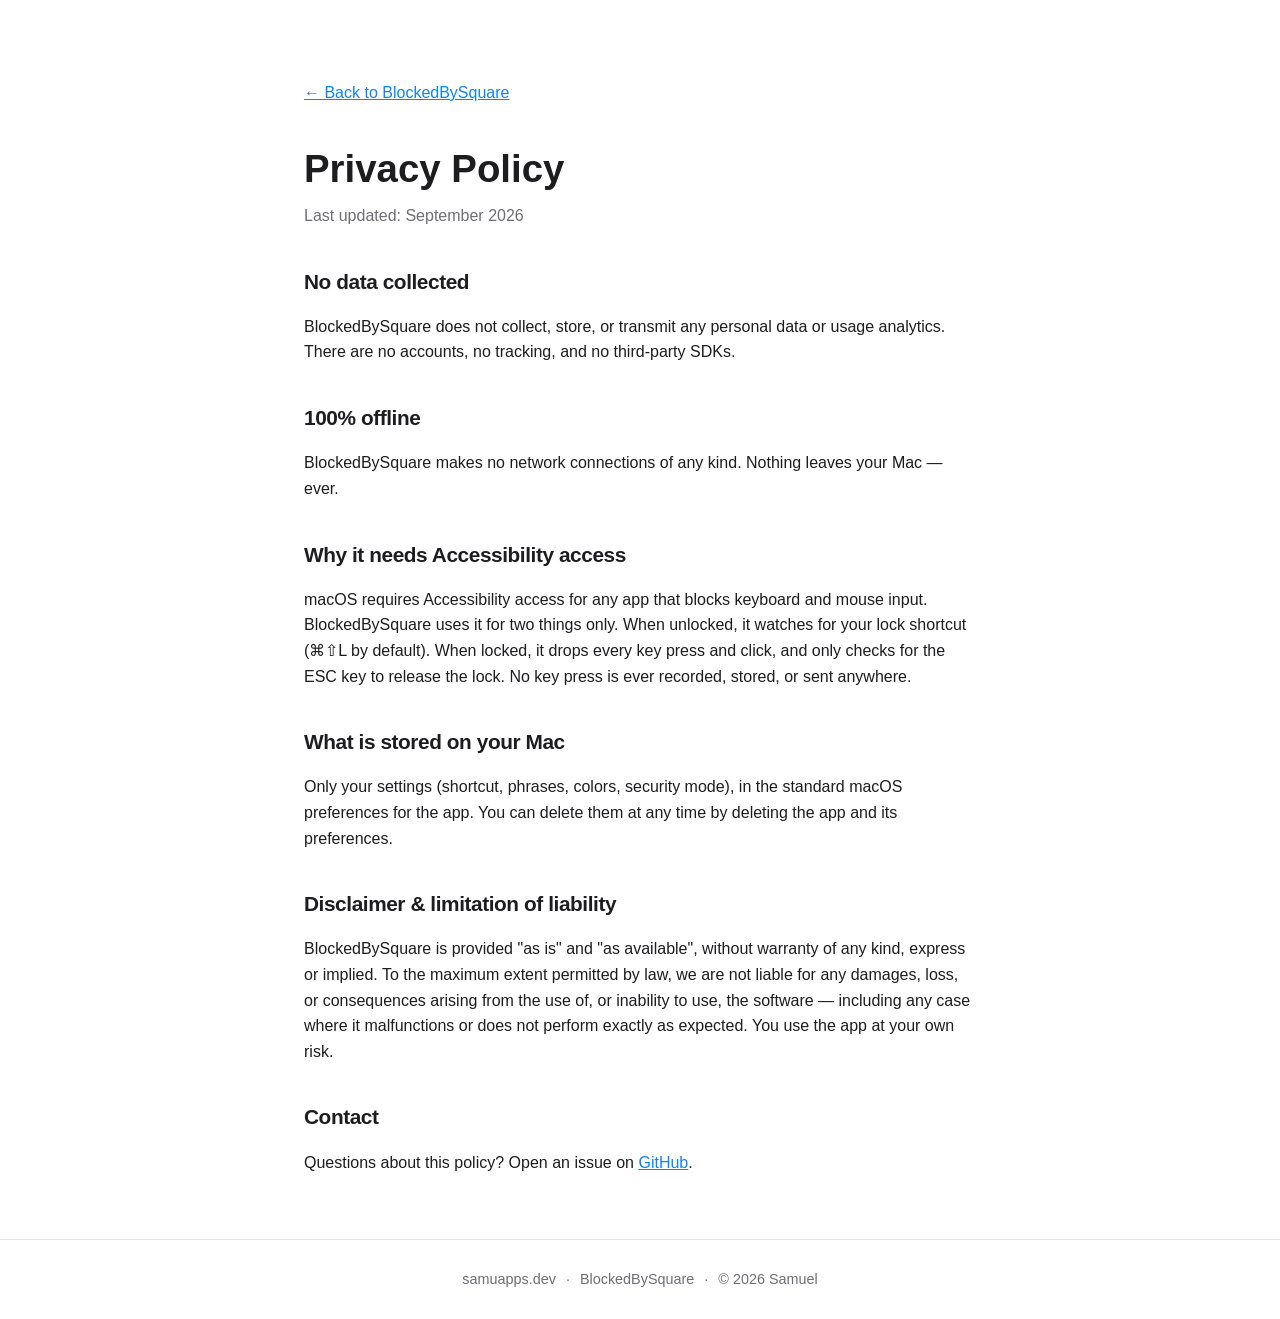
<file: public/blocked-by-square/privacy.html>
<!DOCTYPE html>
<html lang="en">

<head>
  <meta charset="UTF-8" />
  <meta name="viewport" content="width=device-width, initial-scale=1.0" />
  <title>Privacy Policy — BlockedBySquare</title>
  <meta name="description" content="BlockedBySquare collects no data and makes no network connections. Read the full privacy policy." />
  <link rel="icon" type="image/png" href="logo.png" />
  <link rel="stylesheet" href="../shared/shared.css" />
  <link rel="stylesheet" href="style.css" />
  <script src="../shared/components.js" defer></script>
</head>

<body>
  <main class="prose">
    <p class="back"><a href="index.html">← Back to BlockedBySquare</a></p>

    <h1>Privacy Policy</h1>
    <p class="updated">Last updated: September 2026</p>

    <h2>No data collected</h2>
    <p>
      BlockedBySquare does not collect, store, or transmit any personal data or
      usage analytics. There are no accounts, no tracking, and no third-party
      SDKs.
    </p>

    <h2>100% offline</h2>
    <p>
      BlockedBySquare makes no network connections of any kind. Nothing leaves
      your Mac — ever.
    </p>

    <h2>Why it needs Accessibility access</h2>
    <p>
      macOS requires Accessibility access for any app that blocks keyboard and
      mouse input. BlockedBySquare uses it for two things only. When unlocked,
      it watches for your lock shortcut (⌘⇧L by default). When locked, it
      drops every key press and click, and only checks for the ESC key to
      release the lock. No key press is ever recorded, stored, or sent anywhere.
    </p>

    <h2>What is stored on your Mac</h2>
    <p>
      Only your settings (shortcut, phrases, colors, security mode), in the
      standard macOS preferences for the app. You can delete them at any time
      by deleting the app and its preferences.
    </p>

    <h2>Disclaimer &amp; limitation of liability</h2>
    <p>
      BlockedBySquare is provided "as is" and "as available", without warranty
      of any kind, express or implied. To the maximum extent permitted by law,
      we are not liable for any damages, loss, or consequences arising from the
      use of, or inability to use, the software — including any case where it
      malfunctions or does not perform exactly as expected. You use the app at
      your own risk.
    </p>

    <h2>Contact</h2>
    <p>
      Questions about this policy? Open an issue on
      <a href="https://github.com/samuthekid/blocked_by_square/issues" target="_blank" rel="noopener">GitHub</a>.
    </p>
  </main>

  <site-footer link-href="index.html" link-text="BlockedBySquare"></site-footer>
</body>

</html>
</file>
<file: shared/shared.css>
/* Shared design system for samuapps.dev — linked by every page before its own style.css.
   Pages override only what differs (e.g. mutemi sets its own --accent). */

:root {
  --bg: #ffffff;
  --bg-soft: #f5f5f7;
  --text: #1d1d1f;
  --text-soft: #6e6e73;
  --border: #e3e3e6;
  --accent: #0a84ff;
  --btn-bg: #1d1d1f;
  --btn-text: #ffffff;
  --shadow: 0 8px 30px rgba(0, 0, 0, 0.08);
}

@media (prefers-color-scheme: dark) {
  :root {
    --bg: #1c1c1e;
    --bg-soft: #2c2c2e;
    --text: #f5f5f7;
    --text-soft: #aeaeb2;
    --border: #3a3a3c;
    --btn-bg: #ffffff;
    --btn-text: #000000;
    --shadow: 0 8px 30px rgba(0, 0, 0, 0.5);
  }
}

/* ---------- Base ---------- */
* { box-sizing: border-box; }

html { -webkit-text-size-adjust: 100%; }

body {
  margin: 0;
  font-family: -apple-system, BlinkMacSystemFont, "SF Pro Text", "Segoe UI", Roboto, Helvetica, Arial, sans-serif;
  background: var(--bg);
  color: var(--text);
  line-height: 1.6;
  -webkit-font-smoothing: antialiased;
  overflow-x: hidden; /* full-bleed marquees use 100vw; harmless elsewhere */
}

main {
  max-width: 920px;
  margin: 0 auto;
  padding: 0 24px;
}

/* ---------- Card surface ---------- */
.card {
  background: var(--bg-soft);
  border: 1px solid var(--border);
  border-radius: 16px;
  box-shadow: var(--shadow);
}

/* ---------- Store / download buttons ---------- */
.store-buttons {
  display: flex;
  gap: 16px;
  justify-content: center;
  flex-wrap: wrap;
}

.store-btn {
  display: inline-flex;
  align-items: center;
  gap: 12px;
  background: var(--btn-bg);
  color: var(--btn-text);
  text-decoration: none;
  padding: 14px 24px;
  border-radius: 14px;
  min-width: 220px;
  justify-content: center;
  transition: transform 0.15s ease, opacity 0.15s ease;
}

.store-btn:hover { transform: translateY(-2px); opacity: 0.92; }

.store-btn__apple {
  width: 26px;
  height: 26px;
  flex: 0 0 auto;
  background: currentColor;
  -webkit-mask: url("data:image/svg+xml,%3Csvg xmlns='http://www.w3.org/2000/svg' viewBox='0 0 384 512'%3E%3Cpath d='M318.7 268.7c-.2-36.7 16.4-64.4 50-84.8-18.8-26.9-47.2-41.7-84.7-44.6-35.5-2.8-74.3 20.7-88.5 20.7-15 0-49.4-19.7-76.4-19.7C63.3 141.2 4 184.8 4 273.5q0 39.3 14.4 81.2c12.8 36.7 59 126.7 107.2 125.2 25.2-.6 43-17.9 75.8-17.9 31.8 0 48.3 17.9 76.4 17.9 48.6-.7 90.4-82.5 102.6-119.3-65.2-30.7-61.7-90-61.7-91.9zm-56.6-164.2c27.3-32.4 24.8-61.9 24-72.5-24.1 1.4-52 16.4-67.9 34.9-17.5 19.8-27.8 44.3-25.6 71.9 26.1 2 49.9-11.4 69.5-34.3z'/%3E%3C/svg%3E") no-repeat center / contain;
          mask: url("data:image/svg+xml,%3Csvg xmlns='http://www.w3.org/2000/svg' viewBox='0 0 384 512'%3E%3Cpath d='M318.7 268.7c-.2-36.7 16.4-64.4 50-84.8-18.8-26.9-47.2-41.7-84.7-44.6-35.5-2.8-74.3 20.7-88.5 20.7-15 0-49.4-19.7-76.4-19.7C63.3 141.2 4 184.8 4 273.5q0 39.3 14.4 81.2c12.8 36.7 59 126.7 107.2 125.2 25.2-.6 43-17.9 75.8-17.9 31.8 0 48.3 17.9 76.4 17.9 48.6-.7 90.4-82.5 102.6-119.3-65.2-30.7-61.7-90-61.7-91.9zm-56.6-164.2c27.3-32.4 24.8-61.9 24-72.5-24.1 1.4-52 16.4-67.9 34.9-17.5 19.8-27.8 44.3-25.6 71.9 26.1 2 49.9-11.4 69.5-34.3z'/%3E%3C/svg%3E") no-repeat center / contain;
}

.store-btn__text { display: flex; flex-direction: column; line-height: 1.15; text-align: left; }
.store-btn__text small { font-size: 0.72rem; opacity: 0.85; }
.store-btn__text strong { font-size: 1.2rem; font-weight: 600; }

/* ---------- Footer ---------- */
footer {
  border-top: 1px solid var(--border);
  text-align: center;
  padding: 28px 24px;
  color: var(--text-soft);
  font-size: 0.9rem;
}
footer a { color: var(--text-soft); text-decoration: none; }
footer a:hover { color: var(--text); }
footer .dot { margin: 0 10px; }
</file>
<file: home.css>
/* Homepage-only layout. Tokens, base + .store-btn live in shared/shared.css. */
body {
  min-height: 100vh;
  display: flex;
  flex-direction: column;
  align-items: center;
  justify-content: center;
  gap: 48px;
  padding: 48px 24px;
  background: var(--bg-soft);
}

.intro {
  max-width: 540px;
  text-align: center;
}
.intro h1 {
  font-size: clamp(1.6rem, 4vw, 2.4rem);
  font-weight: 600;
  letter-spacing: -0.02em;
  margin: 0;
}

.apps {
  display: flex;
  flex-direction: column;
  align-items: center;
  gap: 16px;
  width: 100%;
  max-width: 420px;
}

.apps-label {
  margin: 0;
  font-size: 0.8rem;
  font-weight: 600;
  letter-spacing: 0.08em;
  text-transform: uppercase;
  color: var(--text-soft);
  text-align: center;
}

.app-card {
  display: inline-flex;
  align-items: center;
  gap: 18px;
  width: 100%;
  max-width: 420px;
  padding: 16px 24px 16px 16px;
  border: 1px solid var(--border);
  border-radius: 20px;
  background: var(--bg);
  text-decoration: none;
  color: inherit;
  box-shadow: var(--shadow);
  transition: transform 0.15s ease, box-shadow 0.15s ease;
}
.app-card:hover {
  transform: translateY(-2px);
  box-shadow: 0 12px 36px rgba(0, 0, 0, 0.10);
}
.app-card img {
  width: 64px;
  height: 64px;
  border-radius: 15px;
  display: block;
}
.app-card__name { font-size: 1.25rem; font-weight: 600; }
.app-card__tagline { font-size: 0.95rem; color: var(--text-soft); }
</file>
<file: blocked-by-square/style.css>
/* Tokens, base layout, .store-btn, footer and .card live in ../shared/shared.css.
   BBS uses the shared accent (blue), so no :root override here. */

h2 {
  font-size: clamp(1.8rem, 4vw, 2.6rem);
  font-weight: 700;
  letter-spacing: -0.02em;
  text-align: center;
  margin: 0 0 12px;
}

.section-sub {
  text-align: center;
  color: var(--text-soft);
  font-size: 1.05rem;
  max-width: 560px;
  margin: 0 auto 40px;
}

/* ---------- Hero (dark, fills the screen) ---------- */
.hero {
  position: relative;
  min-height: 100vh;
  display: flex;
  flex-direction: column;
  align-items: center;
  justify-content: center;
  text-align: center;
  padding: 80px 24px;
  overflow: hidden;
  background: #05060a;
  color: #f5f5f7;
  -webkit-user-select: none;
  user-select: none;
}

/* Wall of terminals scattered behind everything (positioned by JS) */
.terminal-wall {
  position: absolute;
  inset: 0;
  z-index: 0;
  pointer-events: none;
  -webkit-mask-image: radial-gradient(ellipse 85% 80% at 50% 45%, #000 60%, transparent 100%);
          mask-image: radial-gradient(ellipse 85% 80% at 50% 45%, #000 60%, transparent 100%);
}

.term {
  position: absolute;
  width: 440px;
  height: 340px;
  background: rgba(18, 20, 28, 0.82);
  border: 1px solid rgba(255, 255, 255, 0.08);
  border-radius: 10px;
  overflow: hidden;
  box-shadow: 0 12px 34px rgba(0, 0, 0, 0.22);
}

.term__bar {
  display: flex;
  align-items: center;
  gap: 6px;
  padding: 8px 10px;
  background: #2a2d38;
  border-bottom: 1px solid rgba(255, 255, 255, 0.06);
}
.term__bar i {
  width: 10px; height: 10px; border-radius: 50%;
  background: #ff5f57; display: inline-block;
}
.term__bar i:nth-child(2) { background: #febc2e; }
.term__bar i:nth-child(3) { background: #28c840; }
.term__bar span {
  margin-left: 8px;
  font: 600 11px/1 ui-monospace, SFMono-Regular, Menlo, Consolas, monospace;
  color: rgba(255, 255, 255, 0.4);
}

.term__body {
  padding: 12px 14px;
  font: 14px/1.6 ui-monospace, SFMono-Regular, Menlo, Consolas, monospace;
  color: #c9d4e3;
  white-space: pre;
  text-align: left; /* hero centers text by default; terminals read left-aligned */
  overflow: hidden; /* clip the scrolling text to the body so it never rides over the header */
}
/* scroll the content up forever; duplicated lines make it seamless. duration set per-terminal in JS */
.term__body span { display: block; animation: scrollUp linear infinite; }

@keyframes scrollUp {
  from { transform: translateY(0); }
  to   { transform: translateY(-50%); }
}

.t-cmd  { color: #f5f5f7; }
.t-ok   { color: #28c840; }
.t-info { color: #5ac8fa; }
.t-warn { color: #febc2e; }
.t-dim  { color: rgba(201, 212, 227, 0.45); }
.t-ai   { color: #bf9bff; }

/* Frosted glass card wrapping the headline so it stays readable over the terminals */
.hero__content {
  position: relative;
  z-index: 5; /* above the square (z-3) so the glass slides behind the text box */
  max-width: 560px;
  padding: 44px 40px;
  border-radius: 24px;
  background: rgba(18, 20, 26, 0.45);
  border: 1px solid rgba(255, 255, 255, 0.12);
  -webkit-backdrop-filter: blur(24px) saturate(1.2);
          backdrop-filter: blur(24px) saturate(1.2);
  box-shadow: 0 24px 70px rgba(0, 0, 0, 0.45);
}

.hero h1 {
  font-size: clamp(1.9rem, 4vw, 2.8rem);
  font-weight: 700;
  letter-spacing: -0.02em;
  line-height: 1.08;
  margin: 0 0 14px;
}

.hero p {
  font-size: clamp(1rem, 2.2vw, 1.2rem);
  color: rgba(245, 245, 247, 0.8);
  margin: 28px auto;
  max-width: 440px;
}

.hero__hint {
  margin: 24px 0 0;
  font-size: 0.9rem !important;
  color: rgba(245, 245, 247, 0.55);
}

/* ---------- The glass square (follows the cursor) ---------- */
.glass-square {
  position: absolute;
  z-index: 3;
  top: 0;
  left: 0;
  width: 200px;
  height: 200px;
  margin: -100px 0 0 -100px; /* center on the pointer */
  border-radius: 20px;
  border: 1px solid rgba(255, 255, 255, 0.4);
  background: rgba(255, 255, 255, 0.12);
  -webkit-backdrop-filter: blur(16px);
          backdrop-filter: blur(16px);
  box-shadow: 0 4px 18px rgba(0, 0, 0, 0.10);
  display: flex;
  flex-direction: column;
  align-items: center;
  justify-content: space-between; /* one line near the top, one near the bottom — like the app */
  padding: 24px 12px 20px;
  pointer-events: none; /* never blocks hero links/buttons */
  opacity: 0;
  transition: opacity 0.25s ease;
  will-change: transform;
}
.glass-square.is-visible { opacity: 0.95; }

.glass-square__text {
  font-weight: 500;
  font-size: 15px;
  color: #fff;
  text-shadow: 0 1px 3px rgba(0, 0, 0, 0.5);
  transition: opacity 0.3s ease;
}
.glass-square.is-swapping .glass-square__text { opacity: 0; }

/* Auto-pilot fake cursor (shown when the real mouse isn't over the hero) */
.fake-cursor {
  position: absolute;
  top: 0;
  left: 0;
  z-index: 4; /* above the square (3), behind the content card (5) */
  pointer-events: none;
  opacity: 0;
  transition: opacity 0.3s ease;
  filter: drop-shadow(0 1px 2px rgba(0, 0, 0, 0.45));
  will-change: transform;
}
.fake-cursor.is-visible { opacity: 1; }
.fake-cursor svg { display: block; }

/* ---------- Why? (horizontal carousel) ---------- */
.why {
  padding: 88px 0 56px;
}
.why-track {
  /* full-bleed: break out of the centered 920px container */
  width: 100vw;
  margin-left: calc(50% - 50vw);
  overflow: hidden; /* no user scroll — it auto-scrolls */
  padding: 6px 0 20px;
  -webkit-mask-image: linear-gradient(90deg, transparent, #000 6%, #000 94%, transparent);
          mask-image: linear-gradient(90deg, transparent, #000 6%, #000 94%, transparent);
}
.why-row {
  display: flex;
  gap: 18px;
  width: max-content;
  animation: whyScroll 60s linear infinite;
}
.why-track:hover .why-row { animation-play-state: paused; }
@keyframes whyScroll {
  from { transform: translateX(0); }
  to   { transform: translateX(-50%); } /* row holds 2 copies, so -50% = one full loop */
}
/* card body shared by .why-card (carousel) and .feature (grid) */
.why-card, .feature { padding: 24px; }
.why-card { flex: 0 0 260px; }
.why-card .emoji, .feature .emoji { display: block; margin-bottom: 12px; }
.why-card .emoji { font-size: 1.8rem; }
.feature .emoji { font-size: 1.5rem; }
.why-card h3, .feature h3 { margin: 0 0 6px; font-size: 1.1rem; }
.why-card p, .feature p { margin: 0; color: var(--text-soft); font-size: 0.95rem; }

/* ---------- How it works ---------- */
.how {
  padding: 88px 0 64px;
}
.steps {
  display: grid;
  grid-template-columns: repeat(auto-fit, minmax(220px, 1fr));
  gap: 24px;
}
.step {
  background: var(--bg-soft);
  border: 1px solid var(--border);
  border-radius: 16px;
  padding: 28px 24px;
  text-align: center;
}
.step__num {
  display: inline-flex;
  align-items: center;
  justify-content: center;
  width: 38px; height: 38px;
  border-radius: 50%;
  background: var(--btn-bg);
  color: var(--btn-text);
  font-weight: 700;
  margin-bottom: 16px;
}
.step h3 { margin: 0 0 8px; font-size: 1.15rem; }
.step p { margin: 0; color: var(--text-soft); font-size: 0.98rem; }
.step kbd {
  font: 600 0.85em ui-monospace, SFMono-Regular, Menlo, Consolas, monospace;
  background: var(--bg);
  border: 1px solid var(--border);
  border-radius: 6px;
  padding: 1px 6px;
}

/* ---------- Features ---------- */
.features {
  padding: 64px 0;
}
.feature-grid {
  display: grid;
  grid-template-columns: repeat(auto-fit, minmax(240px, 1fr));
  gap: 20px;
}
/* .feature card body is defined with .why-card above */

/* ---------- Download CTA ---------- */
.cta {
  text-align: center;
  padding: 64px 0 88px;
}
</file>
<file: mutemi-app/style.css>
/* Tokens, base layout, .store-btn, footer and .card now live in ../shared/shared.css.
   MuteMi only overrides the accent (its red). */
:root { --accent: #ff3b30; }

/* ---------- Hero ---------- */
.hero {
  text-align: center;
  padding: 88px 0 48px;
}

.logo {
  width: 160px;
  height: 160px;
  border-radius: 36px;
  /* no box-shadow: the icon PNG has transparent padding, so a shadow on the
     image box traces a larger rounded-rect and reads as a white frame/border */
}

h1 {
  font-size: clamp(2.6rem, 6vw, 4rem);
  font-weight: 700;
  letter-spacing: -0.02em;
  margin: 24px 0 8px;
}

.tagline {
  font-size: clamp(1.1rem, 3vw, 1.5rem);
  color: var(--text-soft);
  margin: 0 0 36px;
}

/* ---------- Features ---------- */
.features {
  max-width: 640px;
  margin: 0 auto;
  padding: 40px 0;
  text-align: center;
  color: var(--text-soft);
  font-size: 1.05rem;
}
.features strong { color: var(--text); }

/* ---------- Gallery ---------- */
.gallery {
  display: grid;
  grid-template-columns: repeat(auto-fit, minmax(280px, 1fr));
  gap: 20px;
  padding: 24px 0 64px;
}

.gallery figure {
  margin: 0;
  padding: 14px;
}

.gallery img {
  display: block;
  width: 100%;
  height: auto;
  border-radius: 8px;
}

.gallery img.zoomable {
  cursor: zoom-in;
  transition: transform 0.18s ease;
}
.gallery img.zoomable:hover { transform: scale(1.015); }

/* ---------- Image viewer (lightbox, native <dialog>) ---------- */
.viewer {
  position: fixed;
  inset: 0;
  z-index: 1000;
  width: 100%;
  height: 100%;
  max-width: 100%;
  max-height: 100%;
  margin: 0;
  padding: 0;
  border: 0;
  background: rgba(0, 0, 0, 0.92);
  backdrop-filter: blur(6px);
  -webkit-backdrop-filter: blur(6px);
}
.viewer:not([open]) { display: none; }

.viewer__stage {
  position: absolute;
  inset: 0;
  display: flex;
  align-items: center;
  justify-content: center;
  overflow: hidden;
  cursor: zoom-in;
  touch-action: none; /* let JS handle pinch/pan gestures */
}
.viewer.is-zoomed .viewer__stage { cursor: grab; }
.viewer.is-dragging .viewer__stage { cursor: grabbing; }

.viewer__img {
  max-width: 92vw;
  max-height: 88vh;
  width: auto;
  height: auto;
  border-radius: 10px;
  box-shadow: 0 20px 60px rgba(0, 0, 0, 0.6);
  transform-origin: center center;
  will-change: transform;
  user-select: none;
  -webkit-user-select: none;
  -webkit-user-drag: none;
}

.viewer__close {
  position: absolute;
  top: 18px;
  right: 22px;
  z-index: 2;
  width: 44px;
  height: 44px;
  border: none;
  border-radius: 50%;
  background: rgba(255, 255, 255, 0.12);
  color: #fff;
  font-size: 1.8rem;
  line-height: 1;
  cursor: pointer;
  transition: background 0.15s ease;
}
.viewer__close:hover { background: rgba(255, 255, 255, 0.25); }

.viewer__hint {
  position: absolute;
  bottom: 20px;
  left: 0;
  right: 0;
  margin: 0;
  text-align: center;
  color: rgba(255, 255, 255, 0.7);
  font-size: 0.85rem;
  pointer-events: none;
}
@media (hover: none) {
  /* shorten hint wording feel on touch via opacity; text set in JS markup */
  .viewer__hint { font-size: 0.8rem; }
}

/* ---------- Prose (privacy page) ---------- */
.prose {
  max-width: 720px;
  padding-top: 64px;
  padding-bottom: 48px;
}
.prose .back { margin-bottom: 32px; }
.prose h1 { font-size: 2.4rem; margin-bottom: 4px; }
.prose .updated { color: var(--text-soft); margin-top: 0; }
.prose h2 { font-size: 1.3rem; margin-top: 36px; }
.prose a { color: var(--accent); }
</file>
<file: public/shared/shared.css>
/* Shared design system for samuapps.dev — linked by every page before its own style.css.
   Pages override only what differs (e.g. mutemi sets its own --accent). */

:root {
  --bg: #ffffff;
  --bg-soft: #f5f5f7;
  --text: #1d1d1f;
  --text-soft: #6e6e73;
  --border: #e3e3e6;
  --accent: #0a84ff;
  --btn-bg: #1d1d1f;
  --btn-text: #ffffff;
  --shadow: 0 8px 30px rgba(0, 0, 0, 0.08);
}

@media (prefers-color-scheme: dark) {
  :root {
    --bg: #1c1c1e;
    --bg-soft: #2c2c2e;
    --text: #f5f5f7;
    --text-soft: #aeaeb2;
    --border: #3a3a3c;
    --btn-bg: #ffffff;
    --btn-text: #000000;
    --shadow: 0 8px 30px rgba(0, 0, 0, 0.5);
  }
}

/* ---------- Base ---------- */
* { box-sizing: border-box; }

html { -webkit-text-size-adjust: 100%; }

body {
  margin: 0;
  font-family: -apple-system, BlinkMacSystemFont, "SF Pro Text", "Segoe UI", Roboto, Helvetica, Arial, sans-serif;
  background: var(--bg);
  color: var(--text);
  line-height: 1.6;
  -webkit-font-smoothing: antialiased;
  overflow-x: hidden; /* full-bleed marquees use 100vw; harmless elsewhere */
}

main {
  max-width: 920px;
  margin: 0 auto;
  padding: 0 24px;
}

/* ---------- Card surface ---------- */
.card {
  background: var(--bg-soft);
  border: 1px solid var(--border);
  border-radius: 16px;
  box-shadow: var(--shadow);
}

/* ---------- Store / download buttons ---------- */
.store-buttons {
  display: flex;
  gap: 16px;
  justify-content: center;
  flex-wrap: wrap;
}

.store-btn {
  display: inline-flex;
  align-items: center;
  gap: 12px;
  background: var(--btn-bg);
  color: var(--btn-text);
  text-decoration: none;
  padding: 14px 24px;
  border-radius: 14px;
  min-width: 220px;
  justify-content: center;
  transition: transform 0.15s ease, opacity 0.15s ease;
}

.store-btn:hover { transform: translateY(-2px); opacity: 0.92; }

.store-btn__apple {
  width: 26px;
  height: 26px;
  flex: 0 0 auto;
  background: currentColor;
  -webkit-mask: url("data:image/svg+xml,%3Csvg xmlns='http://www.w3.org/2000/svg' viewBox='0 0 384 512'%3E%3Cpath d='M318.7 268.7c-.2-36.7 16.4-64.4 50-84.8-18.8-26.9-47.2-41.7-84.7-44.6-35.5-2.8-74.3 20.7-88.5 20.7-15 0-49.4-19.7-76.4-19.7C63.3 141.2 4 184.8 4 273.5q0 39.3 14.4 81.2c12.8 36.7 59 126.7 107.2 125.2 25.2-.6 43-17.9 75.8-17.9 31.8 0 48.3 17.9 76.4 17.9 48.6-.7 90.4-82.5 102.6-119.3-65.2-30.7-61.7-90-61.7-91.9zm-56.6-164.2c27.3-32.4 24.8-61.9 24-72.5-24.1 1.4-52 16.4-67.9 34.9-17.5 19.8-27.8 44.3-25.6 71.9 26.1 2 49.9-11.4 69.5-34.3z'/%3E%3C/svg%3E") no-repeat center / contain;
          mask: url("data:image/svg+xml,%3Csvg xmlns='http://www.w3.org/2000/svg' viewBox='0 0 384 512'%3E%3Cpath d='M318.7 268.7c-.2-36.7 16.4-64.4 50-84.8-18.8-26.9-47.2-41.7-84.7-44.6-35.5-2.8-74.3 20.7-88.5 20.7-15 0-49.4-19.7-76.4-19.7C63.3 141.2 4 184.8 4 273.5q0 39.3 14.4 81.2c12.8 36.7 59 126.7 107.2 125.2 25.2-.6 43-17.9 75.8-17.9 31.8 0 48.3 17.9 76.4 17.9 48.6-.7 90.4-82.5 102.6-119.3-65.2-30.7-61.7-90-61.7-91.9zm-56.6-164.2c27.3-32.4 24.8-61.9 24-72.5-24.1 1.4-52 16.4-67.9 34.9-17.5 19.8-27.8 44.3-25.6 71.9 26.1 2 49.9-11.4 69.5-34.3z'/%3E%3C/svg%3E") no-repeat center / contain;
}

.store-btn__text { display: flex; flex-direction: column; line-height: 1.15; text-align: left; }
.store-btn__text small { font-size: 0.72rem; opacity: 0.85; }
.store-btn__text strong { font-size: 1.2rem; font-weight: 600; }

/* ---------- Footer ---------- */
footer {
  border-top: 1px solid var(--border);
  text-align: center;
  padding: 28px 24px;
  color: var(--text-soft);
  font-size: 0.9rem;
}
footer a { color: var(--text-soft); text-decoration: none; }
footer a:hover { color: var(--text); }
footer .dot { margin: 0 10px; }

/* ---------- Prose (privacy page) ---------- */
.prose {
  max-width: 720px;
  padding-top: 64px;
  padding-bottom: 48px;
}
.prose .back { margin-bottom: 32px; }
.prose h1 { font-size: 2.4rem; margin-bottom: 4px; }
.prose .updated { color: var(--text-soft); margin-top: 0; }
.prose h2 { font-size: 1.3rem; margin-top: 36px; text-align: left; }
.prose a { color: var(--accent); }
</file>
<file: public/home.css>
/* Homepage-only layout. Tokens, base + .store-btn live in shared/shared.css. */
body {
  min-height: 100vh;
  display: flex;
  flex-direction: column;
  align-items: center;
  justify-content: center;
  gap: 48px;
  padding: 48px 24px;
  background: var(--bg-soft);
}

.intro {
  max-width: 540px;
  text-align: center;
}
.intro h1 {
  font-size: clamp(1.6rem, 4vw, 2.4rem);
  font-weight: 600;
  letter-spacing: -0.02em;
  margin: 0;
}

.apps {
  display: flex;
  flex-direction: column;
  align-items: center;
  gap: 16px;
  width: 100%;
  max-width: 420px;
}

.apps-label {
  margin: 0;
  font-size: 0.8rem;
  font-weight: 600;
  letter-spacing: 0.08em;
  text-transform: uppercase;
  color: var(--text-soft);
  text-align: center;
}

.app-card {
  display: inline-flex;
  align-items: center;
  gap: 18px;
  width: 100%;
  max-width: 420px;
  padding: 16px 24px 16px 16px;
  border: 1px solid var(--border);
  border-radius: 20px;
  background: var(--bg);
  text-decoration: none;
  color: inherit;
  box-shadow: var(--shadow);
  transition: transform 0.15s ease, box-shadow 0.15s ease;
}
.app-card:hover {
  transform: translateY(-2px);
  box-shadow: 0 12px 36px rgba(0, 0, 0, 0.10);
}
.app-card img {
  width: 64px;
  height: 64px;
  border-radius: 15px;
  display: block;
}
.app-card__name { font-size: 1.25rem; font-weight: 600; }
.app-card__tagline { font-size: 0.95rem; color: var(--text-soft); }
</file>
<file: public/blocked-by-square/style.css>
/* Tokens, base layout, .store-btn, footer and .card live in ../shared/shared.css.
   BBS uses the shared accent (blue), so no :root override here. */

h2 {
  font-size: clamp(1.8rem, 4vw, 2.6rem);
  font-weight: 700;
  letter-spacing: -0.02em;
  text-align: center;
  margin: 0 0 12px;
}

.section-sub {
  text-align: center;
  color: var(--text-soft);
  font-size: 1.05rem;
  max-width: 560px;
  margin: 0 auto 40px;
}

/* ---------- Hero (dark, fills the screen) ---------- */
.hero {
  position: relative;
  min-height: 100vh;
  display: flex;
  flex-direction: column;
  align-items: center;
  justify-content: center;
  text-align: center;
  padding: 80px 24px;
  overflow: hidden;
  background: #05060a;
  color: #f5f5f7;
  -webkit-user-select: none;
  user-select: none;
}

/* Wall of terminals scattered behind everything (positioned by JS) */
.terminal-wall {
  position: absolute;
  inset: 0;
  z-index: 0;
  pointer-events: none;
  -webkit-mask-image: radial-gradient(ellipse 85% 80% at 50% 45%, #000 60%, transparent 100%);
          mask-image: radial-gradient(ellipse 85% 80% at 50% 45%, #000 60%, transparent 100%);
}

.term {
  position: absolute;
  width: 440px;
  height: 340px;
  background: rgba(18, 20, 28, 0.82);
  border: 1px solid rgba(255, 255, 255, 0.08);
  border-radius: 10px;
  overflow: hidden;
  box-shadow: 0 12px 34px rgba(0, 0, 0, 0.22);
}

.term__bar {
  display: flex;
  align-items: center;
  gap: 6px;
  padding: 8px 10px;
  background: #2a2d38;
  border-bottom: 1px solid rgba(255, 255, 255, 0.06);
}
.term__bar i {
  width: 10px; height: 10px; border-radius: 50%;
  background: #ff5f57; display: inline-block;
}
.term__bar i:nth-child(2) { background: #febc2e; }
.term__bar i:nth-child(3) { background: #28c840; }
.term__bar span {
  margin-left: 8px;
  font: 600 11px/1 ui-monospace, SFMono-Regular, Menlo, Consolas, monospace;
  color: rgba(255, 255, 255, 0.4);
}

.term__body {
  padding: 12px 14px;
  font: 14px/1.6 ui-monospace, SFMono-Regular, Menlo, Consolas, monospace;
  color: #c9d4e3;
  white-space: pre;
  text-align: left; /* hero centers text by default; terminals read left-aligned */
  overflow: hidden; /* clip the scrolling text to the body so it never rides over the header */
}
/* scroll the content up forever; duplicated lines make it seamless. duration set per-terminal in JS */
.term__body span { display: block; animation: scrollUp linear infinite; }

@keyframes scrollUp {
  from { transform: translateY(0); }
  to   { transform: translateY(-50%); }
}

.t-cmd  { color: #f5f5f7; }
.t-ok   { color: #28c840; }
.t-info { color: #5ac8fa; }
.t-warn { color: #febc2e; }
.t-dim  { color: rgba(201, 212, 227, 0.45); }
.t-ai   { color: #bf9bff; }

/* Frosted glass card wrapping the headline so it stays readable over the terminals */
.hero__content {
  position: relative;
  z-index: 5; /* above the square (z-3) so the glass slides behind the text box */
  max-width: 560px;
  padding: 44px 40px;
  border-radius: 24px;
  background: rgba(18, 20, 26, 0.45);
  border: 1px solid rgba(255, 255, 255, 0.12);
  -webkit-backdrop-filter: blur(24px) saturate(1.2);
          backdrop-filter: blur(24px) saturate(1.2);
  box-shadow: 0 24px 70px rgba(0, 0, 0, 0.45);
}

.hero h1 {
  font-size: clamp(1.9rem, 4vw, 2.8rem);
  font-weight: 700;
  letter-spacing: -0.02em;
  line-height: 1.08;
  margin: 0 0 14px;
}

.hero p {
  font-size: clamp(1rem, 2.2vw, 1.2rem);
  color: rgba(245, 245, 247, 0.8);
  margin: 28px auto;
  max-width: 440px;
}

.hero__hint {
  margin: 24px 0 0;
  font-size: 0.9rem !important;
  color: rgba(245, 245, 247, 0.55);
}

/* ---------- The glass square (follows the cursor) ---------- */
.glass-square {
  position: absolute;
  z-index: 3;
  top: 0;
  left: 0;
  width: 200px;
  height: 200px;
  margin: -100px 0 0 -100px; /* center on the pointer */
  border-radius: 20px;
  border: 1px solid rgba(255, 255, 255, 0.4);
  background: rgba(255, 255, 255, 0.12);
  -webkit-backdrop-filter: blur(16px);
          backdrop-filter: blur(16px);
  box-shadow: 0 4px 18px rgba(0, 0, 0, 0.10);
  display: flex;
  flex-direction: column;
  align-items: center;
  justify-content: space-between; /* one line near the top, one near the bottom — like the app */
  padding: 24px 12px 20px;
  pointer-events: none; /* never blocks hero links/buttons */
  opacity: 0;
  transition: opacity 0.25s ease;
  will-change: transform;
}
.glass-square.is-visible { opacity: 0.95; }

.glass-square__text {
  font-weight: 500;
  font-size: 15px;
  color: #fff;
  text-shadow: 0 1px 3px rgba(0, 0, 0, 0.5);
  transition: opacity 0.3s ease;
}
.glass-square.is-swapping .glass-square__text { opacity: 0; }

/* Auto-pilot fake cursor (shown when the real mouse isn't over the hero) */
.fake-cursor {
  position: absolute;
  top: 0;
  left: 0;
  z-index: 4; /* above the square (3), behind the content card (5) */
  pointer-events: none;
  opacity: 0;
  transition: opacity 0.3s ease;
  filter: drop-shadow(0 1px 2px rgba(0, 0, 0, 0.45));
  will-change: transform;
}
.fake-cursor.is-visible { opacity: 1; }
.fake-cursor svg { display: block; }

/* ---------- Why? (horizontal carousel) ---------- */
.why {
  padding: 88px 0 56px;
}
.why-track {
  /* full-bleed: break out of the centered 920px container */
  width: 100vw;
  margin-left: calc(50% - 50vw);
  overflow: hidden; /* no user scroll — it auto-scrolls */
  padding: 6px 0 20px;
  -webkit-mask-image: linear-gradient(90deg, transparent, #000 6%, #000 94%, transparent);
          mask-image: linear-gradient(90deg, transparent, #000 6%, #000 94%, transparent);
}
.why-row {
  display: flex;
  gap: 18px;
  width: max-content;
  animation: whyScroll 60s linear infinite;
}
.why-track:hover .why-row { animation-play-state: paused; }
@keyframes whyScroll {
  from { transform: translateX(0); }
  to   { transform: translateX(-50%); } /* row holds 2 copies, so -50% = one full loop */
}
/* card body shared by .why-card (carousel) and .feature (grid) */
.why-card, .feature { padding: 24px; }
.why-card { flex: 0 0 260px; }
.why-card .emoji, .feature .emoji { display: block; margin-bottom: 12px; }
.why-card .emoji { font-size: 1.8rem; }
.feature .emoji { font-size: 1.5rem; }
.why-card h3, .feature h3 { margin: 0 0 6px; font-size: 1.1rem; }
.why-card p, .feature p { margin: 0; color: var(--text-soft); font-size: 0.95rem; }

/* ---------- How it works ---------- */
.how {
  padding: 88px 0 64px;
}
.steps {
  display: grid;
  grid-template-columns: repeat(auto-fit, minmax(220px, 1fr));
  gap: 24px;
}
.step {
  background: var(--bg-soft);
  border: 1px solid var(--border);
  border-radius: 16px;
  padding: 28px 24px;
  text-align: center;
}
.step__num {
  display: inline-flex;
  align-items: center;
  justify-content: center;
  width: 38px; height: 38px;
  border-radius: 50%;
  background: var(--btn-bg);
  color: var(--btn-text);
  font-weight: 700;
  margin-bottom: 16px;
}
.step h3 { margin: 0 0 8px; font-size: 1.15rem; }
.step p { margin: 0; color: var(--text-soft); font-size: 0.98rem; }
.step kbd {
  font: 600 0.85em ui-monospace, SFMono-Regular, Menlo, Consolas, monospace;
  background: var(--bg);
  border: 1px solid var(--border);
  border-radius: 6px;
  padding: 1px 6px;
}

/* ---------- Features ---------- */
.features {
  padding: 64px 0;
}
.feature-grid {
  display: grid;
  grid-template-columns: repeat(auto-fit, minmax(240px, 1fr));
  gap: 20px;
}
/* .feature card body is defined with .why-card above */

/* ---------- Download CTA ---------- */
.cta {
  text-align: center;
  padding: 64px 0 88px;
}

/* ---------- Demo screenshot ---------- */
.demo { margin: 40px auto 0; max-width: 480px; }
.demo img {
  display: block;
  width: 100%;
  height: auto;
  border-radius: 16px;
  border: 1px solid var(--border);
}
</file>
<file: style.css>
:root {
  --bg: #ffffff;
  --bg-soft: #f5f5f7;
  --text: #1d1d1f;
  --text-soft: #6e6e73;
  --border: #e3e3e6;
  --accent: #ff3b30;
  --btn-bg: #1d1d1f;
  --btn-text: #ffffff;
  --shadow: 0 8px 30px rgba(0, 0, 0, 0.08);
}

@media (prefers-color-scheme: dark) {
  :root {
    --bg: #000000;
    --bg-soft: #1c1c1e;
    --text: #f5f5f7;
    --text-soft: #98989d;
    --border: #2c2c2e;
    --btn-bg: #ffffff;
    --btn-text: #000000;
    --shadow: 0 8px 30px rgba(0, 0, 0, 0.5);
  }
}

* { box-sizing: border-box; }

html { -webkit-text-size-adjust: 100%; }

body {
  margin: 0;
  font-family: -apple-system, BlinkMacSystemFont, "SF Pro Text", "Segoe UI", Roboto, Helvetica, Arial, sans-serif;
  background: var(--bg);
  color: var(--text);
  line-height: 1.6;
  -webkit-font-smoothing: antialiased;
}

main {
  max-width: 920px;
  margin: 0 auto;
  padding: 0 24px;
}

/* ---------- Hero ---------- */
.hero {
  text-align: center;
  padding: 88px 0 48px;
}

.logo {
  width: 160px;
  height: 160px;
  border-radius: 36px;
  box-shadow: var(--shadow);
}

h1 {
  font-size: clamp(2.6rem, 6vw, 4rem);
  font-weight: 700;
  letter-spacing: -0.02em;
  margin: 24px 0 8px;
}

.tagline {
  font-size: clamp(1.1rem, 3vw, 1.5rem);
  color: var(--text-soft);
  margin: 0 0 36px;
}

/* ---------- Store buttons ---------- */
.store-buttons {
  display: flex;
  gap: 16px;
  justify-content: center;
  flex-wrap: wrap;
}

.store-btn {
  display: inline-flex;
  align-items: center;
  gap: 12px;
  background: var(--btn-bg);
  color: var(--btn-text);
  text-decoration: none;
  padding: 12px 22px;
  border-radius: 14px;
  min-width: 200px;
  transition: transform 0.15s ease, opacity 0.15s ease;
}

.store-btn:hover { transform: translateY(-2px); opacity: 0.92; }

.store-btn__apple {
  width: 26px;
  height: 26px;
  flex: 0 0 auto;
  background: currentColor;
  -webkit-mask: url("data:image/svg+xml,%3Csvg xmlns='http://www.w3.org/2000/svg' viewBox='0 0 384 512'%3E%3Cpath d='M318.7 268.7c-.2-36.7 16.4-64.4 50-84.8-18.8-26.9-47.2-41.7-84.7-44.6-35.5-2.8-74.3 20.7-88.5 20.7-15 0-49.4-19.7-76.4-19.7C63.3 141.2 4 184.8 4 273.5q0 39.3 14.4 81.2c12.8 36.7 59 126.7 107.2 125.2 25.2-.6 43-17.9 75.8-17.9 31.8 0 48.3 17.9 76.4 17.9 48.6-.7 90.4-82.5 102.6-119.3-65.2-30.7-61.7-90-61.7-91.9zm-56.6-164.2c27.3-32.4 24.8-61.9 24-72.5-24.1 1.4-52 16.4-67.9 34.9-17.5 19.8-27.8 44.3-25.6 71.9 26.1 2 49.9-11.4 69.5-34.3z'/%3E%3C/svg%3E") no-repeat center / contain;
          mask: url("data:image/svg+xml,%3Csvg xmlns='http://www.w3.org/2000/svg' viewBox='0 0 384 512'%3E%3Cpath d='M318.7 268.7c-.2-36.7 16.4-64.4 50-84.8-18.8-26.9-47.2-41.7-84.7-44.6-35.5-2.8-74.3 20.7-88.5 20.7-15 0-49.4-19.7-76.4-19.7C63.3 141.2 4 184.8 4 273.5q0 39.3 14.4 81.2c12.8 36.7 59 126.7 107.2 125.2 25.2-.6 43-17.9 75.8-17.9 31.8 0 48.3 17.9 76.4 17.9 48.6-.7 90.4-82.5 102.6-119.3-65.2-30.7-61.7-90-61.7-91.9zm-56.6-164.2c27.3-32.4 24.8-61.9 24-72.5-24.1 1.4-52 16.4-67.9 34.9-17.5 19.8-27.8 44.3-25.6 71.9 26.1 2 49.9-11.4 69.5-34.3z'/%3E%3C/svg%3E") no-repeat center / contain;
}

.store-btn__text {
  display: flex;
  flex-direction: column;
  line-height: 1.15;
  text-align: left;
}

.store-btn__text small { font-size: 0.72rem; opacity: 0.85; }
.store-btn__text strong { font-size: 1.2rem; font-weight: 600; }

/* ---------- Features ---------- */
.features {
  max-width: 640px;
  margin: 0 auto;
  padding: 40px 0;
  text-align: center;
  color: var(--text-soft);
  font-size: 1.05rem;
}
.features strong { color: var(--text); }

/* ---------- Gallery ---------- */
.gallery {
  display: grid;
  grid-template-columns: repeat(auto-fit, minmax(280px, 1fr));
  gap: 20px;
  padding: 24px 0 64px;
}

.gallery figure {
  margin: 0;
  background: var(--bg-soft);
  border: 1px solid var(--border);
  border-radius: 16px;
  padding: 14px;
  box-shadow: var(--shadow);
}

.gallery img {
  display: block;
  width: 100%;
  height: auto;
  border-radius: 8px;
}

.gallery img.zoomable {
  cursor: zoom-in;
  transition: transform 0.18s ease;
}
.gallery img.zoomable:hover { transform: scale(1.015); }

/* ---------- Image viewer (lightbox) ---------- */
.viewer {
  position: fixed;
  inset: 0;
  z-index: 1000;
  display: none;
  background: rgba(0, 0, 0, 0.92);
  backdrop-filter: blur(6px);
  -webkit-backdrop-filter: blur(6px);
}
.viewer.is-open { display: block; }

.viewer__stage {
  position: absolute;
  inset: 0;
  display: flex;
  align-items: center;
  justify-content: center;
  overflow: hidden;
  cursor: zoom-in;
  touch-action: none; /* let JS handle pinch/pan gestures */
}
.viewer.is-zoomed .viewer__stage { cursor: grab; }
.viewer.is-dragging .viewer__stage { cursor: grabbing; }

.viewer__img {
  max-width: 92vw;
  max-height: 88vh;
  width: auto;
  height: auto;
  border-radius: 10px;
  box-shadow: 0 20px 60px rgba(0, 0, 0, 0.6);
  transform-origin: center center;
  will-change: transform;
  user-select: none;
  -webkit-user-select: none;
  -webkit-user-drag: none;
}

.viewer__close {
  position: absolute;
  top: 18px;
  right: 22px;
  z-index: 2;
  width: 44px;
  height: 44px;
  border: none;
  border-radius: 50%;
  background: rgba(255, 255, 255, 0.12);
  color: #fff;
  font-size: 1.8rem;
  line-height: 1;
  cursor: pointer;
  transition: background 0.15s ease;
}
.viewer__close:hover { background: rgba(255, 255, 255, 0.25); }

.viewer__hint {
  position: absolute;
  bottom: 20px;
  left: 0;
  right: 0;
  margin: 0;
  text-align: center;
  color: rgba(255, 255, 255, 0.7);
  font-size: 0.85rem;
  pointer-events: none;
}
@media (hover: none) {
  /* shorten hint wording feel on touch via opacity; text set in JS markup */
  .viewer__hint { font-size: 0.8rem; }
}

/* ---------- Prose (privacy page) ---------- */
.prose {
  max-width: 720px;
  padding-top: 64px;
  padding-bottom: 48px;
}
.prose .back { margin-bottom: 32px; }
.prose h1 { font-size: 2.4rem; margin-bottom: 4px; }
.prose .updated { color: var(--text-soft); margin-top: 0; }
.prose h2 { font-size: 1.3rem; margin-top: 36px; }
.prose a { color: var(--accent); }

/* ---------- Footer ---------- */
footer {
  border-top: 1px solid var(--border);
  text-align: center;
  padding: 28px 24px;
  color: var(--text-soft);
  font-size: 0.9rem;
}
footer a { color: var(--text-soft); text-decoration: none; }
footer a:hover { color: var(--text); }
footer .dot { margin: 0 10px; }
</file>
